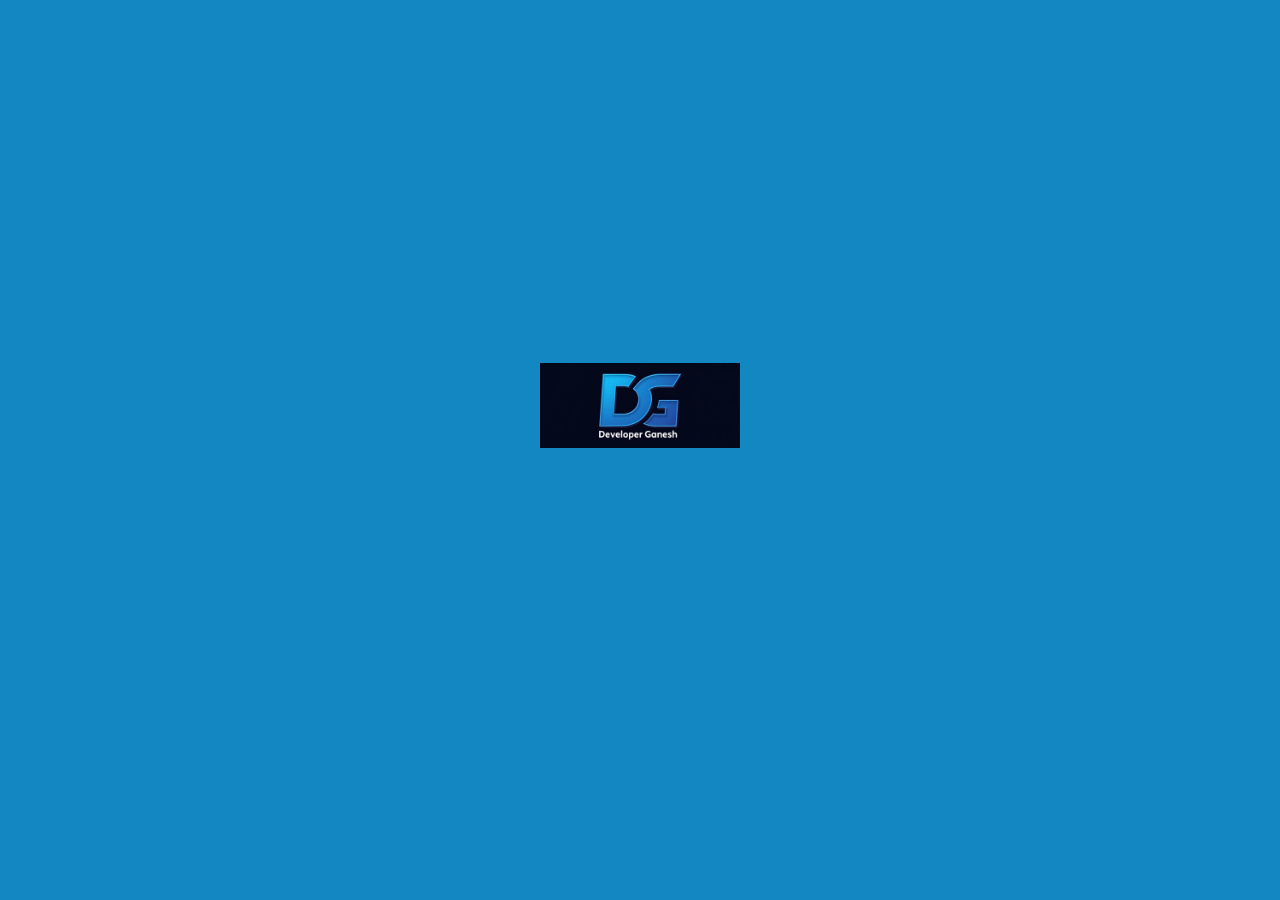
<file: index.html>
<!DOCTYPE html>
<html lang="en">
<head>
  <meta charset="UTF-8">
  <meta name="viewport" content="width=device-width, initial-scale=1.0">
<title>Ganesh Bajurali | Web & wordpress developer in Nepal</title>
<meta name="description" content="Explore the portfolio of Ganesh Bajurali — a creative web developer, SEO specialist, and content creator based in Nepal. Offering web design, SEO, and digital marketing services.">
<meta name="keywords" content="Ganesh Bajurali,developer ganesh, web developer in Nepal, SEO expert Nepal, WordPress developer, portfolio website, digital marketing, content creator">


<style>
    * {
      margin: 0;
      padding: 0;
      box-sizing: border-box;
    }

    body {
      display: flex;
      justify-content: center;
      align-items: center;
      flex-direction: column;
      height: 100vh;
      background-color: #1387C1;
      overflow: hidden;
      font-family: 'Poppins', sans-serif;
      color: white;
    }

    .logo {
      width: 200px;
      height: auto;
      margin-bottom: 20px;
      animation: fadeIn 1.5s ease-in-out;
    }

    .logo img {
      width: 100%;
      height: auto;
      display: block;
    }

    .text {
      font-size: 60px;
      font-weight: 700;
      letter-spacing: 2px;
      opacity: 0;
      animation: typing 2.5s steps(20) 1s forwards;
      white-space: nowrap;
      overflow: hidden;
    }

    @keyframes fadeIn {
      from { opacity: 0; transform: scale(0.9); }
      to { opacity: 1; transform: scale(1); }
    }

    @keyframes typing {
      from { width: 0; opacity: 1; }
      to { width: 15ch; opacity: 1; }
    }

    .fade-out {
      animation: fadeOut 1s forwards;
    }

    @keyframes fadeOut {
      to { opacity: 0; transform: scale(1.05); }
    }
  </style>
</head>
<body>
  <div class="logo">
    <img src="assets/img/profile/ganeshlogo.jpg" alt="Ganesh Bajurali Logo">
  </div>
  <div class="text">Developer Ganesh</div>

  <script>
    // Redirect to homepage after animation ends
    setTimeout(() => {
      document.body.classList.add('fade-out');
      setTimeout(() => {
        window.location.href = "home.html"; // Redirect to your homepage
      }, 1000);
    }, 4000);
  </script>
</body>
</html>
</file>
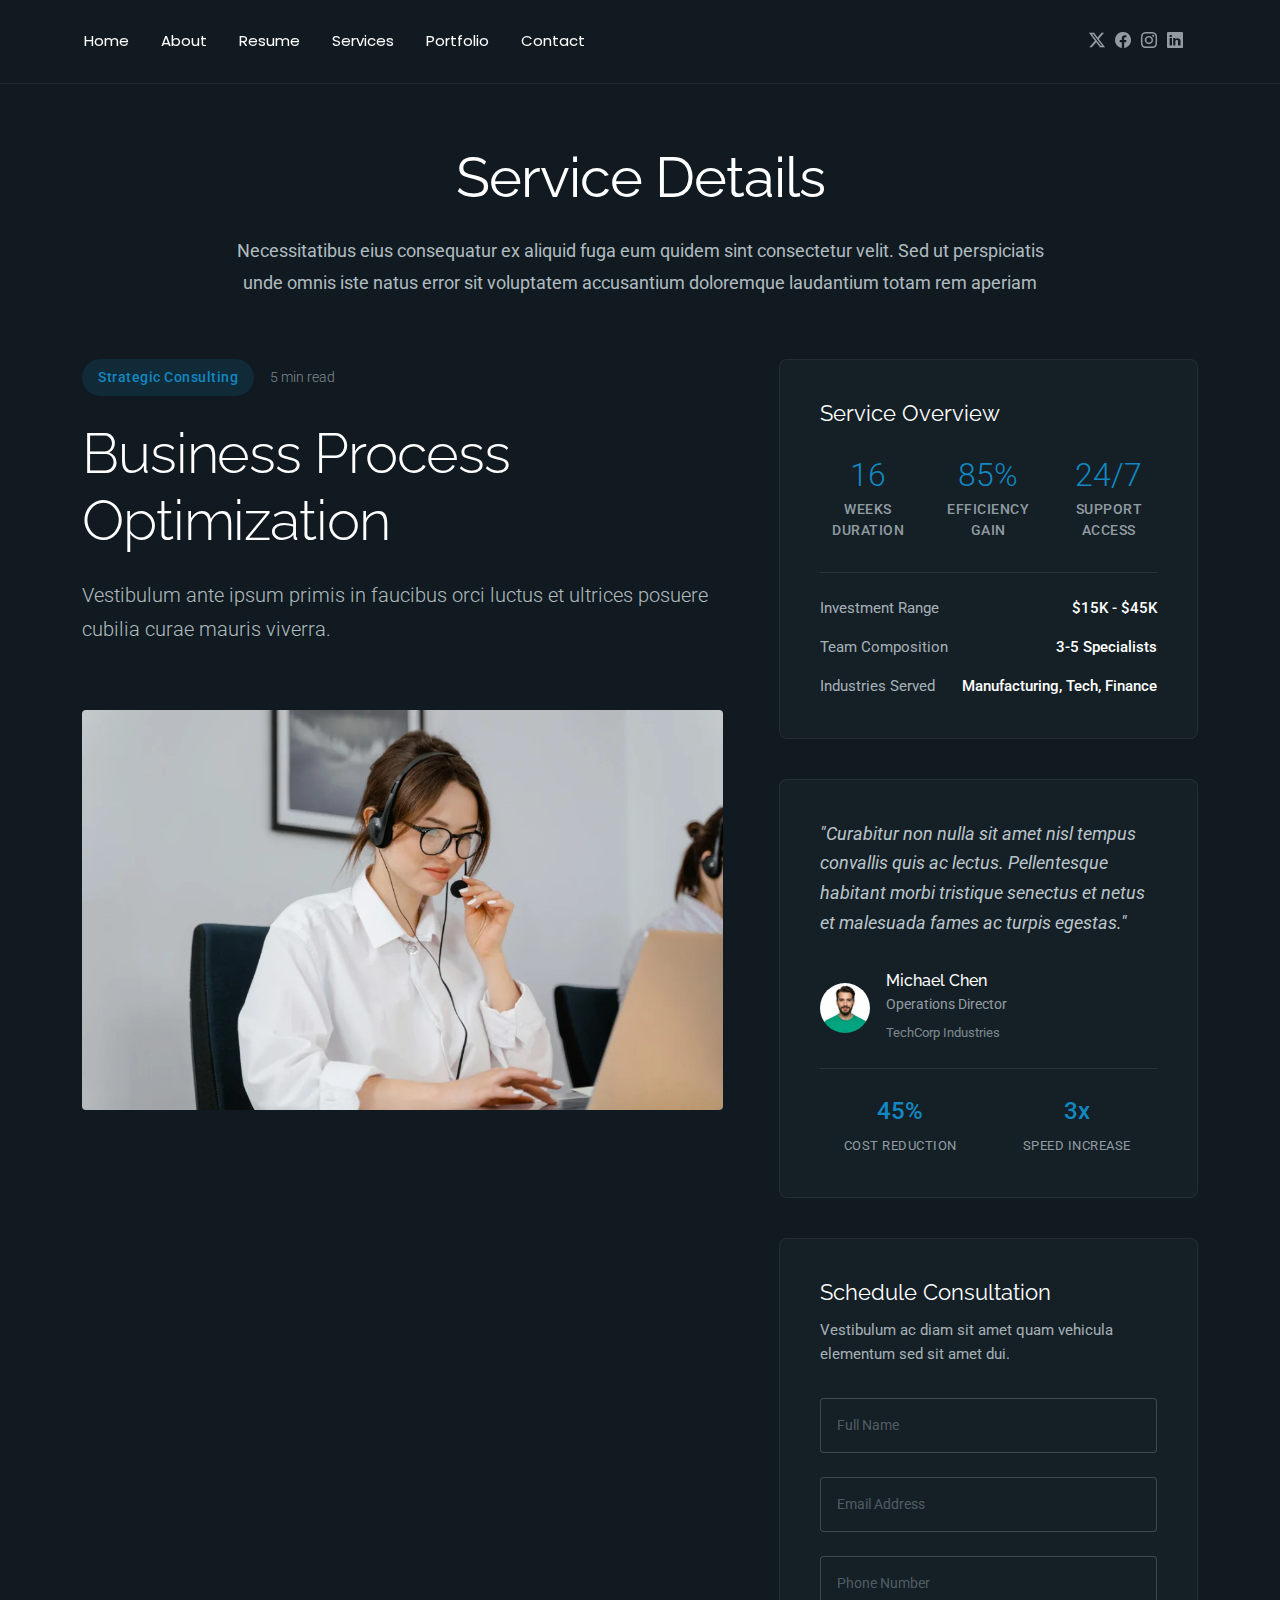
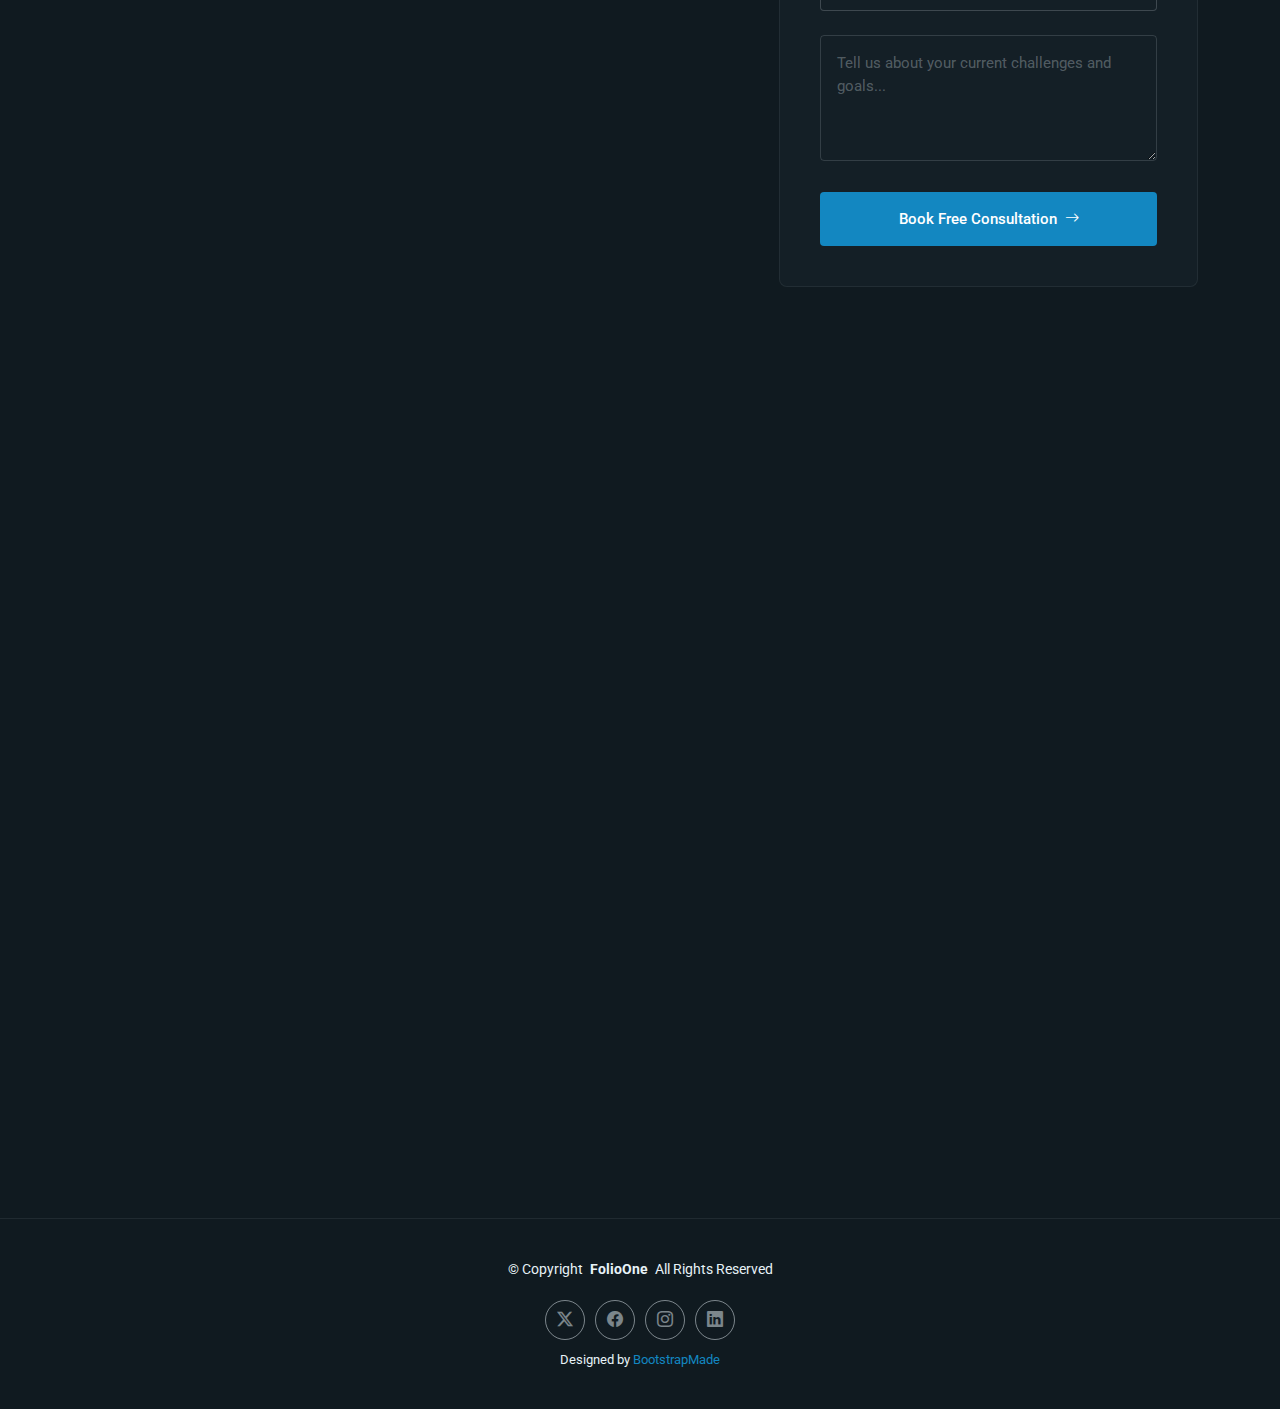
<file: service-details.html>
<!DOCTYPE html>
<html lang="en">

<head>
  <meta charset="utf-8">
  <meta content="width=device-width, initial-scale=1.0" name="viewport">
  <title>Service Details -Ganesh Bajurali</title>
  <meta name="description" content="">
  <meta name="keywords" content="">

  <!-- Favicons -->
  <link href="assets/img/favicon.png" rel="icon">
  <link href="assets/img/apple-touch-icon.png" rel="apple-touch-icon">

  <!-- Fonts -->
  <link href="https://fonts.googleapis.com" rel="preconnect">
  <link href="https://fonts.gstatic.com" rel="preconnect" crossorigin>
  <link href="https://fonts.googleapis.com/css2?family=Roboto:ital,wght@0,100;0,300;0,400;0,500;0,700;0,900;1,100;1,300;1,400;1,500;1,700;1,900&family=Poppins:ital,wght@0,100;0,200;0,300;0,400;0,500;0,600;0,700;0,800;0,900;1,100;1,200;1,300;1,400;1,500;1,600;1,700;1,800;1,900&family=Raleway:ital,wght@0,100;0,200;0,300;0,400;0,500;0,600;0,700;0,800;0,900;1,100;1,200;1,300;1,400;1,500;1,600;1,700;1,800;1,900&display=swap" rel="stylesheet">

  <!-- Vendor CSS Files -->
  <link href="assets/vendor/bootstrap/css/bootstrap.min.css" rel="stylesheet">
  <link href="assets/vendor/bootstrap-icons/bootstrap-icons.css" rel="stylesheet">
  <link href="assets/vendor/aos/aos.css" rel="stylesheet">
  <link href="assets/vendor/swiper/swiper-bundle.min.css" rel="stylesheet">
  <link href="assets/vendor/glightbox/css/glightbox.min.css" rel="stylesheet">

  <!-- Main CSS File -->
  <link href="assets/css/main.css" rel="stylesheet">

  <!-- =======================================================
  * Template Name: FolioOne
  * Template URL: https://bootstrapmade.com/folioone-bootstrap-portfolio-website-template/
  * Updated: Aug 23 2025 with Bootstrap v5.3.7
  * Author: BootstrapMade.com
  * License: https://bootstrapmade.com/license/
  ======================================================== -->
</head>

<body class="service-details-page">

  <header id="header" class="header d-flex align-items-center light-background sticky-top">
    <div class="container position-relative d-flex align-items-center justify-content-between">

      <!-- <a href="index.html" class="logo d-flex align-items-center me-auto me-xl-0">
      <img src="assets/img/logo.webp" alt="">
      <h1 class="sitename">FolioOne</h1> 
    </a> -->

      <nav id="navmenu" class="navmenu">
        <ul>
          <li><a href="index.html">Home</a></li>
          <li><a href="about.html">About</a></li>
          <li><a href="resume.html">Resume</a></li>
          <li><a href="services.html">Services</a></li>
          <li><a href="portfolio.html">Portfolio</a></li>
          <li><a href="contact.html">Contact</a></li>
        </ul>
        <i class="mobile-nav-toggle d-xl-none bi bi-list"></i>
      </nav>

      <div class="header-social-links">
        <a href="#" class="twitter"><i class="bi bi-twitter-x"></i></a>
        <a href="#" class="facebook"><i class="bi bi-facebook"></i></a>
        <a href="#" class="instagram"><i class="bi bi-instagram"></i></a>
        <a href="#" class="linkedin"><i class="bi bi-linkedin"></i></a>
      </div>

    </div>
  </header>

  <main class="main">

    <!-- Service Details Section -->
    <section id="service-details" class="service-details section">

      <!-- Section Title -->
      <div class="container section-title" data-aos="fade-up">
        <h2>Service Details</h2>
        <p>Necessitatibus eius consequatur ex aliquid fuga eum quidem sint consectetur velit. Sed ut perspiciatis unde omnis iste natus error sit voluptatem accusantium doloremque laudantium totam rem aperiam</p>
      </div><!-- End Section Title -->

      <div class="container" data-aos="fade-up" data-aos-delay="100">

        <div class="row">

          <!-- Main Content Area -->
          <div class="col-lg-7">

            <!-- Hero Service Introduction -->
            <div class="service-hero" data-aos="fade-up" data-aos-delay="100">
              <div class="service-meta">
                <span class="service-category">Strategic Consulting</span>
                <span class="reading-time">5 min read</span>
              </div>
              <h1>Business Process Optimization</h1>
              <p class="service-description">Vestibulum ante ipsum primis in faucibus orci luctus et ultrices posuere cubilia curae mauris viverra.</p>
            </div>

            <!-- Service Visual -->
            <div class="service-visual" data-aos="zoom-in" data-aos-delay="200">
              <img src="assets/img/services/services-7.webp" alt="Business Process Optimization" class="img-fluid">
            </div>

            <!-- Service Content -->
            <div class="service-narrative" data-aos="fade-up" data-aos-delay="300">
              <h3>Transform Your Operations</h3>
              <p>Donec rutrum congue leo eget malesuada. Vivamus magna justo, lacinia eget consectetur sed, convallis at tellus. Mauris blandit aliquet elit, eget tincidunt nibh pulvinar a. Cras ultricies ligula sed magna dictum porta.</p>

              <p>Sed porttitor lectus nibh. Vestibulum ac diam sit amet quam vehicula elementum sed sit amet dui. Pellentesque habitant morbi tristique senectus et netus et malesuada fames ac turpis egestas. Donec sollicitudin molestie malesuada.</p>

              <!-- Key Benefits Grid -->
              <div class="benefits-grid" data-aos="fade-up" data-aos-delay="400">
                <div class="benefit-card">
                  <div class="benefit-icon">
                    <i class="bi bi-lightning-charge"></i>
                  </div>
                  <h4>Efficiency Boost</h4>
                  <p>Curabitur arcu erat accumsan id imperdiet et porttitor at sem.</p>
                </div>

                <div class="benefit-card">
                  <div class="benefit-icon">
                    <i class="bi bi-shield-check"></i>
                  </div>
                  <h4>Risk Mitigation</h4>
                  <p>Pellentesque in ipsum id orci porta dapibus vestibulum ante ipsum.</p>
                </div>

                <div class="benefit-card">
                  <div class="benefit-icon">
                    <i class="bi bi-graph-up"></i>
                  </div>
                  <h4>Growth Acceleration</h4>
                  <p>Vivamus suscipit tortor eget felis porttitor volutpat mauris blandit.</p>
                </div>

                <div class="benefit-card">
                  <div class="benefit-icon">
                    <i class="bi bi-people"></i>
                  </div>
                  <h4>Team Alignment</h4>
                  <p>Donec rutrum congue leo eget malesuada vivamus magna justo lacinia.</p>
                </div>
              </div>

            </div>

            <!-- Implementation Timeline -->
            <div class="timeline-section" data-aos="fade-up" data-aos-delay="500">
              <h3>Implementation Journey</h3>
              <div class="timeline">
                <div class="timeline-item">
                  <div class="timeline-marker">
                    <span>1</span>
                  </div>
                  <div class="timeline-content">
                    <h4>Discovery &amp; Assessment</h4>
                    <p>Comprehensive analysis of current processes and identification of optimization opportunities.</p>
                    <small>Week 1-2</small>
                  </div>
                </div>

                <div class="timeline-item">
                  <div class="timeline-marker">
                    <span>2</span>
                  </div>
                  <div class="timeline-content">
                    <h4>Strategic Planning</h4>
                    <p>Development of customized optimization roadmap with clear milestones and success metrics.</p>
                    <small>Week 3-4</small>
                  </div>
                </div>

                <div class="timeline-item">
                  <div class="timeline-marker">
                    <span>3</span>
                  </div>
                  <div class="timeline-content">
                    <h4>Implementation</h4>
                    <p>Systematic rollout of process improvements with continuous monitoring and adjustment.</p>
                    <small>Week 5-12</small>
                  </div>
                </div>

                <div class="timeline-item">
                  <div class="timeline-marker">
                    <span>4</span>
                  </div>
                  <div class="timeline-content">
                    <h4>Optimization &amp; Scale</h4>
                    <p>Fine-tuning of implemented solutions and preparation for organization-wide scaling.</p>
                    <small>Week 13-16</small>
                  </div>
                </div>
              </div>
            </div>

          </div><!-- End Main Content -->

          <!-- Service Sidebar -->
          <div class="col-lg-5">
            <div class="service-sidebar" data-aos="fade-up" data-aos-delay="200">

              <!-- Service Overview Card -->
              <div class="overview-card">
                <div class="overview-header">
                  <h4>Service Overview</h4>
                </div>
                <div class="overview-stats">
                  <div class="stat-item">
                    <div class="stat-number">16</div>
                    <div class="stat-label">Weeks Duration</div>
                  </div>
                  <div class="stat-item">
                    <div class="stat-number">85%</div>
                    <div class="stat-label">Efficiency Gain</div>
                  </div>
                  <div class="stat-item">
                    <div class="stat-number">24/7</div>
                    <div class="stat-label">Support Access</div>
                  </div>
                </div>

                <div class="overview-details">
                  <div class="detail-row">
                    <span class="detail-label">Investment Range</span>
                    <span class="detail-value">$15K - $45K</span>
                  </div>
                  <div class="detail-row">
                    <span class="detail-label">Team Composition</span>
                    <span class="detail-value">3-5 Specialists</span>
                  </div>
                  <div class="detail-row">
                    <span class="detail-label">Industries Served</span>
                    <span class="detail-value">Manufacturing, Tech, Finance</span>
                  </div>
                </div>
              </div>

              <!-- Client Success Story -->
              <div class="success-story">
                <div class="story-quote">
                  <p>"Curabitur non nulla sit amet nisl tempus convallis quis ac lectus. Pellentesque habitant morbi tristique senectus et netus et malesuada fames ac turpis egestas."</p>
                </div>
                <div class="story-author">
                  <img src="assets/img/person/person-m-8.webp" alt="Michael Chen" class="author-avatar">
                  <div class="author-details">
                    <h5>Michael Chen</h5>
                    <span>Operations Director</span>
                    <small>TechCorp Industries</small>
                  </div>
                </div>
                <div class="story-metrics">
                  <div class="metric">
                    <span class="metric-value">45%</span>
                    <span class="metric-label">Cost Reduction</span>
                  </div>
                  <div class="metric">
                    <span class="metric-value">3x</span>
                    <span class="metric-label">Speed Increase</span>
                  </div>
                </div>
              </div>

              <!-- Consultation Form -->
              <div class="consultation-form">
                <div class="form-header">
                  <h4>Schedule Consultation</h4>
                  <p>Vestibulum ac diam sit amet quam vehicula elementum sed sit amet dui.</p>
                </div>

                <form action="forms/consultation.php" method="post" class="php-email-form">
                  <div class="form-group">
                    <input type="text" name="name" class="form-input" placeholder="Full Name" required="">
                  </div>

                  <div class="form-group">
                    <input type="email" name="email" class="form-input" placeholder="Email Address" required="">
                  </div>

                  <div class="form-group">
                    <input type="tel" name="phone" class="form-input" placeholder="Phone Number">
                  </div>

                  <input type="hidden" name="subject" value="Business Process Optimization Consultation">

                  <div class="form-group">
                    <textarea name="message" class="form-input" rows="4" placeholder="Tell us about your current challenges and goals..." required=""></textarea>
                  </div>

                  <div class="loading">Loading</div>
                  <div class="error-message"></div>
                  <div class="sent-message">Your consultation request has been sent. Thank you!</div>

                  <button type="submit" class="btn-consultation">
                    <span>Book Free Consultation</span>
                    <i class="bi bi-arrow-right"></i>
                  </button>
                </form>
              </div>

            </div>
          </div><!-- End Sidebar -->

        </div>

      </div>

    </section><!-- /Service Details Section -->

  </main>

  <footer id="footer" class="footer">

    <div class="container">
      <div class="copyright text-center ">
        <p>© <span>Copyright</span> <strong class="px-1 sitename">FolioOne</strong> <span>All Rights Reserved<br></span></p>
      </div>
      <div class="social-links d-flex justify-content-center">
        <a href=""><i class="bi bi-twitter-x"></i></a>
        <a href=""><i class="bi bi-facebook"></i></a>
        <a href=""><i class="bi bi-instagram"></i></a>
        <a href=""><i class="bi bi-linkedin"></i></a>
      </div>
      <div class="credits">
        <!-- All the links in the footer should remain intact. -->
        <!-- You can delete the links only if you've purchased the pro version. -->
        <!-- Licensing information: https://bootstrapmade.com/license/ -->
        <!-- Purchase the pro version with working PHP/AJAX contact form: [buy-url] -->
        Designed by <a href="https://bootstrapmade.com/">BootstrapMade</a>
      </div>
    </div>

  </footer>

  <!-- Scroll Top -->
  <a href="#" id="scroll-top" class="scroll-top d-flex align-items-center justify-content-center"><i class="bi bi-arrow-up-short"></i></a>

  <!-- Preloader -->
  <div id="preloader"></div>

  <!-- Vendor JS Files -->
  <script src="assets/vendor/bootstrap/js/bootstrap.bundle.min.js"></script>
  <script src="assets/vendor/php-email-form/validate.js"></script>
  <script src="assets/vendor/aos/aos.js"></script>
  <script src="assets/vendor/typed.js/typed.umd.js"></script>
  <script src="assets/vendor/waypoints/noframework.waypoints.js"></script>
  <script src="assets/vendor/purecounter/purecounter_vanilla.js"></script>
  <script src="assets/vendor/swiper/swiper-bundle.min.js"></script>
  <script src="assets/vendor/imagesloaded/imagesloaded.pkgd.min.js"></script>
  <script src="assets/vendor/isotope-layout/isotope.pkgd.min.js"></script>
  <script src="assets/vendor/glightbox/js/glightbox.min.js"></script>

  <!-- Main JS File -->
  <script src="assets/js/main.js"></script>

</body>

</html>
</file>
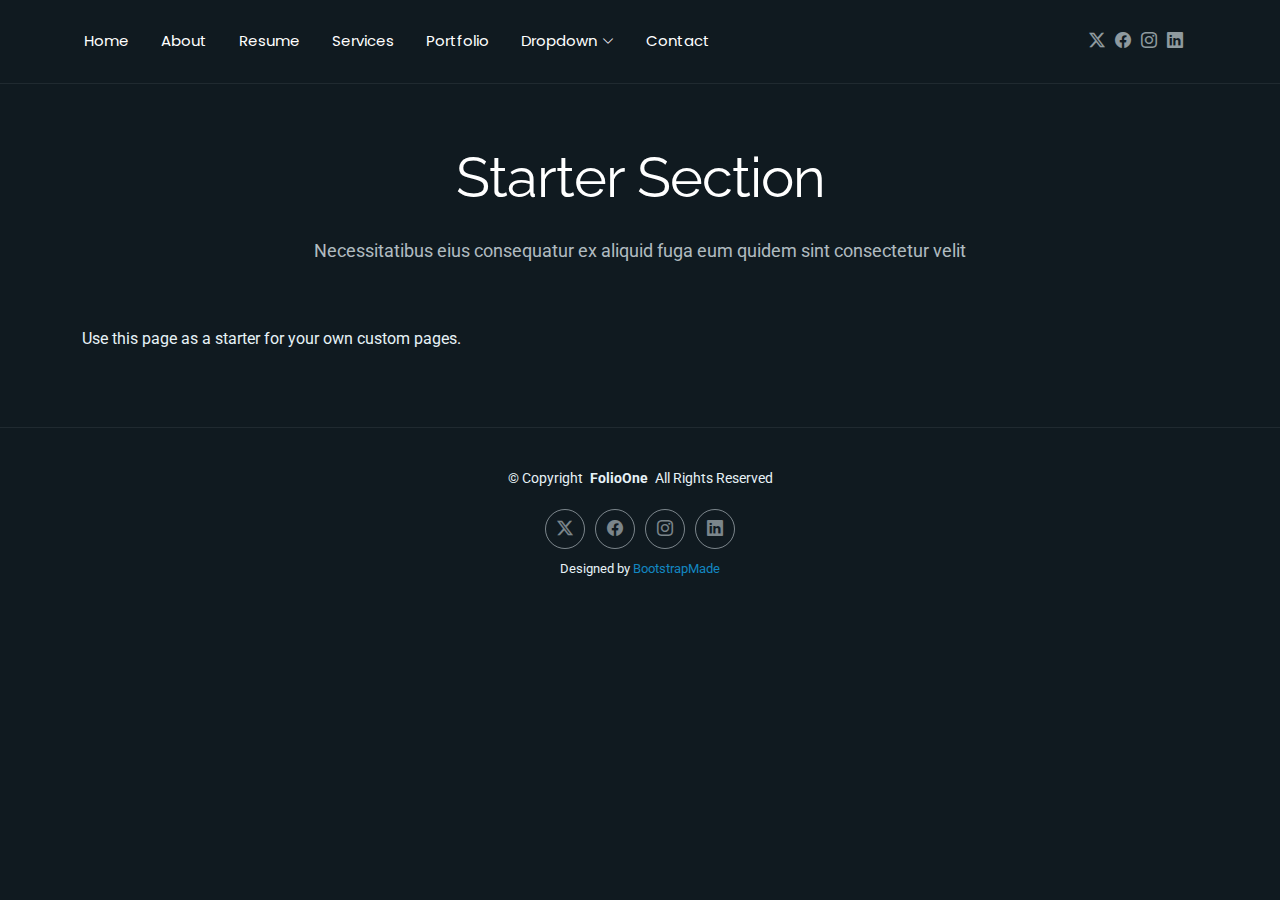
<file: starter-page.html>
<!DOCTYPE html>
<html lang="en">

<head>
  <meta charset="utf-8">
  <meta content="width=device-width, initial-scale=1.0" name="viewport">
  <title>Starter Page - FolioOne Bootstrap Template</title>
  <meta name="description" content="">
  <meta name="keywords" content="">

  <!-- Favicons -->
  <link href="assets/img/favicon.png" rel="icon">
  <link href="assets/img/apple-touch-icon.png" rel="apple-touch-icon">

  <!-- Fonts -->
  <link href="https://fonts.googleapis.com" rel="preconnect">
  <link href="https://fonts.gstatic.com" rel="preconnect" crossorigin>
  <link href="https://fonts.googleapis.com/css2?family=Roboto:ital,wght@0,100;0,300;0,400;0,500;0,700;0,900;1,100;1,300;1,400;1,500;1,700;1,900&family=Poppins:ital,wght@0,100;0,200;0,300;0,400;0,500;0,600;0,700;0,800;0,900;1,100;1,200;1,300;1,400;1,500;1,600;1,700;1,800;1,900&family=Raleway:ital,wght@0,100;0,200;0,300;0,400;0,500;0,600;0,700;0,800;0,900;1,100;1,200;1,300;1,400;1,500;1,600;1,700;1,800;1,900&display=swap" rel="stylesheet">

  <!-- Vendor CSS Files -->
  <link href="assets/vendor/bootstrap/css/bootstrap.min.css" rel="stylesheet">
  <link href="assets/vendor/bootstrap-icons/bootstrap-icons.css" rel="stylesheet">
  <link href="assets/vendor/aos/aos.css" rel="stylesheet">
  <link href="assets/vendor/swiper/swiper-bundle.min.css" rel="stylesheet">
  <link href="assets/vendor/glightbox/css/glightbox.min.css" rel="stylesheet">

  <!-- Main CSS File -->
  <link href="assets/css/main.css" rel="stylesheet">

  <!-- =======================================================
  * Template Name: FolioOne
  * Template URL: https://bootstrapmade.com/folioone-bootstrap-portfolio-website-template/
  * Updated: Aug 23 2025 with Bootstrap v5.3.7
  * Author: BootstrapMade.com
  * License: https://bootstrapmade.com/license/
  ======================================================== -->
</head>

<body class="starter-page-page">

  <header id="header" class="header d-flex align-items-center light-background sticky-top">
    <div class="container position-relative d-flex align-items-center justify-content-between">

      <!-- <a href="index.html" class="logo d-flex align-items-center me-auto me-xl-0">
      <img src="assets/img/logo.webp" alt="">
      <h1 class="sitename">FolioOne</h1> 
    </a> -->

      <nav id="navmenu" class="navmenu">
        <ul>
          <li><a href="index.html">Home</a></li>
          <li><a href="about.html">About</a></li>
          <li><a href="resume.html">Resume</a></li>
          <li><a href="services.html">Services</a></li>
          <li><a href="portfolio.html">Portfolio</a></li>
          <li class="dropdown"><a href="#"><span>Dropdown</span> <i class="bi bi-chevron-down toggle-dropdown"></i></a>
            <ul>
              <li><a href="#">Dropdown 1</a></li>
              <li class="dropdown"><a href="#"><span>Deep Dropdown</span> <i class="bi bi-chevron-down toggle-dropdown"></i></a>
                <ul>
                  <li><a href="#">Deep Dropdown 1</a></li>
                  <li><a href="#">Deep Dropdown 2</a></li>
                  <li><a href="#">Deep Dropdown 3</a></li>
                  <li><a href="#">Deep Dropdown 4</a></li>
                  <li><a href="#">Deep Dropdown 5</a></li>
                </ul>
              </li>
              <li><a href="#">Dropdown 2</a></li>
              <li><a href="#">Dropdown 3</a></li>
              <li><a href="#">Dropdown 4</a></li>
            </ul>
          </li>
          <li><a href="contact.html">Contact</a></li>
        </ul>
        <i class="mobile-nav-toggle d-xl-none bi bi-list"></i>
      </nav>

      <div class="header-social-links">
        <a href="#" class="twitter"><i class="bi bi-twitter-x"></i></a>
        <a href="#" class="facebook"><i class="bi bi-facebook"></i></a>
        <a href="#" class="instagram"><i class="bi bi-instagram"></i></a>
        <a href="#" class="linkedin"><i class="bi bi-linkedin"></i></a>
      </div>

    </div>
  </header>

  <main class="main">

    <!-- Starter Section Section -->
    <section id="starter-section" class="starter-section section">

      <!-- Section Title -->
      <div class="container section-title" data-aos="fade-up">
        <h2>Starter Section</h2>
        <p>Necessitatibus eius consequatur ex aliquid fuga eum quidem sint consectetur velit</p>
      </div><!-- End Section Title -->

      <div class="container" data-aos="fade-up">
        <p>Use this page as a starter for your own custom pages.</p>
      </div>

    </section><!-- /Starter Section Section -->

  </main>

  <footer id="footer" class="footer">

    <div class="container">
      <div class="copyright text-center ">
        <p>© <span>Copyright</span> <strong class="px-1 sitename">FolioOne</strong> <span>All Rights Reserved<br></span></p>
      </div>
      <div class="social-links d-flex justify-content-center">
        <a href=""><i class="bi bi-twitter-x"></i></a>
        <a href=""><i class="bi bi-facebook"></i></a>
        <a href=""><i class="bi bi-instagram"></i></a>
        <a href=""><i class="bi bi-linkedin"></i></a>
      </div>
      <div class="credits">
        <!-- All the links in the footer should remain intact. -->
        <!-- You can delete the links only if you've purchased the pro version. -->
        <!-- Licensing information: https://bootstrapmade.com/license/ -->
        <!-- Purchase the pro version with working PHP/AJAX contact form: [buy-url] -->
        Designed by <a href="https://bootstrapmade.com/">BootstrapMade</a>
      </div>
    </div>

  </footer>

  <!-- Scroll Top -->
  <a href="#" id="scroll-top" class="scroll-top d-flex align-items-center justify-content-center"><i class="bi bi-arrow-up-short"></i></a>

  <!-- Preloader -->
  <div id="preloader"></div>

  <!-- Vendor JS Files -->
  <script src="assets/vendor/bootstrap/js/bootstrap.bundle.min.js"></script>
  <script src="assets/vendor/php-email-form/validate.js"></script>
  <script src="assets/vendor/aos/aos.js"></script>
  <script src="assets/vendor/typed.js/typed.umd.js"></script>
  <script src="assets/vendor/waypoints/noframework.waypoints.js"></script>
  <script src="assets/vendor/purecounter/purecounter_vanilla.js"></script>
  <script src="assets/vendor/swiper/swiper-bundle.min.js"></script>
  <script src="assets/vendor/imagesloaded/imagesloaded.pkgd.min.js"></script>
  <script src="assets/vendor/isotope-layout/isotope.pkgd.min.js"></script>
  <script src="assets/vendor/glightbox/js/glightbox.min.js"></script>

  <!-- Main JS File -->
  <script src="assets/js/main.js"></script>

</body>

</html>
</file>
<file: assets/css/main.css>
/* Rocket Container */
.rocket-container {
  position: fixed;
  top: -100px;
  left: -100px;
  z-index: 9999;
  pointer-events: none;
}

/* Rocket Image */
.rocket {
  width: 80px;
  animation: rocket-fly 30s linear infinite;
  position: relative;
  z-index: 2;
}

/* Flames / Smoke / Fog Effect */
.rocket-flames {
  position: absolute;
  bottom: 0;
  left: 50%;
  transform: translateX(-50%);
  width: 20px;
  height: 40px;
  background: radial-gradient(circle at 50% 0%, #fffa00 0%, #ff0000 50%, transparent 80%);
  border-radius: 2%;
  filter: blur(10px);
  animation: flame-flicker 0.2s infinite alternate, rocket-fly 29s linear infinite;
  z-index: 1;
  opacity: 0.8;
}

/* Rocket diagonal movement */
@keyframes rocket-fly {
  0% {
    transform: translate(0, 0) rotate(0deg);
    opacity: 0;
  }
  10% {
    opacity: 1;
  }
  100% {
    transform: translate(120vw, 120vh) rotate(45deg);
    opacity: 0;
  }
}

/* Flickering flame */
@keyframes flame-flicker {
  0% {
    height: 30px;
    width: 15px;
    opacity: 0.7;
    filter: blur(8px);
  }
  50% {
    height: 50px;
    width: 25px;
    opacity: 1;
    filter: blur(12px);
  }
  100% {
    height: 40px;
    width: 20px;
    opacity: 0.9;
    filter: blur(10px);
  }
}


/* WhatsApp Floating Button (Left-Aligned) */
.whatsapp-float {
  position: fixed;
  width: 55px;
  height: 55px;
  bottom: 25px;
  left: 25px; /* Changed from right:25px to left:25px */
  background-color: #25D366;
  border-radius: 50%;
  box-shadow: 0 0 10px rgba(0, 0, 0, 0.3);
  display: flex;
  justify-content: center;
  align-items: center;
  z-index: 9999;
  transition: transform 0.3s ease, box-shadow 0.3s ease;
}

.whatsapp-float img {
  width: 30px;
  height: 30px;
}

.whatsapp-float:hover {
  transform: scale(1.1);
  box-shadow: 0 0 20px rgba(37, 211, 102, 0.9);
}


/* Hide the default mouse cursor */
body {
  cursor: none;
}

/* Custom glowing cursor */
.custom-cursor {
  position: fixed;
  top: 0;
  left: 0;
  width: 18px;
  height: 18px;
  border-radius: 50%;
  pointer-events: none;
  transform: translate(-50%, -50%);
  background: radial-gradient(circle, rgba(0, 255, 255, 0.8) 0%, rgba(0, 255, 255, 0.2) 70%);
  box-shadow: 0 0 15px rgba(0, 255, 255, 0.8), 0 0 40px rgba(0, 255, 255, 0.5);
  transition: transform 0.15s ease, width 0.25s ease, height 0.25s ease, box-shadow 0.25s ease;
  z-index: 9999;
}

/* Glowing hover effect for links & buttons */
a:hover ~ .custom-cursor,
button:hover ~ .custom-cursor {
  width: 35px;
  height: 35px;
  box-shadow: 0 0 25px rgba(0, 255, 255, 1), 0 0 60px rgba(0, 255, 255, 0.8);
}

body:hover .custom-cursor {
  mix-blend-mode: difference; /* optional aesthetic effect */
}

/* Enlarge cursor when hovering over links or buttons */
a:hover ~ .custom-cursor,
button:hover ~ .custom-cursor {
  width: 35px;
  height: 35px;
  background-color: rgba(0, 188, 212, 0.3);
}

/* Fonts */
:root {
  --default-font: "Roboto",  system-ui, -apple-system, "Segoe UI", Roboto, "Helvetica Neue", Arial, "Noto Sans", "Liberation Sans", sans-serif, "Apple Color Emoji", "Segoe UI Emoji", "Segoe UI Symbol", "Noto Color Emoji";
  --heading-font: "Raleway",  sans-serif;
  --nav-font: "Poppins",  sans-serif;
}

/* Global Colors - The following color variables are used throughout the website. Updating them here will change the color scheme of the entire website */
:root { 
  --background-color: #101a20; /* Background color for the entire website, including individual sections */
  --default-color: #e7f2f7; /* Default color used for the majority of the text content across the entire website */
  --heading-color: #ffffff; /* Color for headings, subheadings and title throughout the website */
  --accent-color: #1387c1; /* Accent color that represents your brand on the website. It's used for buttons, links, and other elements that need to stand out */
  --surface-color: #141f26; /* The surface color is used as a background of boxed elements within sections, such as cards, icon boxes, or other elements that require a visual separation from the global background. */
  --contrast-color: #ffffff; /* Contrast color for text, ensuring readability against backgrounds of accent, heading, or default colors. */
}

/* Nav Menu Colors - The following color variables are used specifically for the navigation menu. They are separate from the global colors to allow for more customization options */
:root {
  --nav-color: #ffffff;  /* The default color of the main navmenu links */
  --nav-hover-color: #1387c1; /* Applied to main navmenu links when they are hovered over or active */
  --nav-mobile-background-color: #213642; /* Used as the background color for mobile navigation menu */
  --nav-dropdown-background-color: #051117; /* Used as the background color for dropdown items that appear when hovering over primary navigation items */
  --nav-dropdown-color: #e7f2f7; /* Used for navigation links of the dropdown items in the navigation menu. */
  --nav-dropdown-hover-color: #1387c1; /* Similar to --nav-hover-color, this color is applied to dropdown navigation links when they are hovered over. */
}

/* Color Presets - These classes override global colors when applied to any section or element, providing reuse of the sam color scheme. */

.light-background {
  --background-color: #142027;
  --surface-color: #325264;
}

.dark-background {
  --background-color: #0b1419;
  --default-color: #ffffff;
  --heading-color: #ffffff;
  --surface-color: #252525;
  --contrast-color: #ffffff;
}

/* Smooth scroll */
:root {
  scroll-behavior: smooth;
}

/*--------------------------------------------------------------
# General Styling & Shared Classes
--------------------------------------------------------------*/
body {
  color: var(--default-color);
  background-color: var(--background-color);
  font-family: var(--default-font);
}

a {
  color: var(--accent-color);
  text-decoration: none;
  transition: 0.3s;
}

a:hover {
  color: color-mix(in srgb, var(--accent-color), transparent 25%);
  text-decoration: none;
}

h1,
h2,
h3,
h4,
h5,
h6 {
  color: var(--heading-color);
  font-family: var(--heading-font);
}

/* PHP Email Form Messages
------------------------------*/
.php-email-form .error-message {
  display: none;
  background: #df1529;
  color: #ffffff;
  text-align: left;
  padding: 15px;
  margin-bottom: 24px;
  font-weight: 600;
}

.php-email-form .sent-message {
  display: none;
  color: #ffffff;
  background: #059652;
  text-align: center;
  padding: 15px;
  margin-bottom: 24px;
  font-weight: 600;
}

.php-email-form .loading {
  display: none;
  background: var(--surface-color);
  text-align: center;
  padding: 15px;
  margin-bottom: 24px;
}

.php-email-form .loading:before {
  content: "";
  display: inline-block;
  border-radius: 50%;
  width: 24px;
  height: 24px;
  margin: 0 10px -6px 0;
  border: 3px solid var(--accent-color);
  border-top-color: var(--surface-color);
  animation: php-email-form-loading 1s linear infinite;
}

@keyframes php-email-form-loading {
  0% {
    transform: rotate(0deg);
  }

  100% {
    transform: rotate(360deg);
  }
}

/*--------------------------------------------------------------
# Global Header
--------------------------------------------------------------*/
.header {
  --background-color: rgba(255, 255, 255, 0);
  color: var(--default-color);
  background-color: var(--background-color);
  padding: 15px 0;
  transition: all 0.5s;
  z-index: 997;
  border-bottom: 1px solid color-mix(in srgb, var(--default-color), transparent 92%);
}

.header .logo {
  line-height: 1;
}

.header .logo img {
  max-height: 36px;
  margin-right: 8px;
}

.header .logo h1 {
  font-size: 32px;
  margin: 0;
  font-weight: 400;
  color: var(--heading-color);
}

.header .header-social-links {
  padding-right: 15px;
}

.header .header-social-links a {
  color: color-mix(in srgb, var(--default-color), transparent 40%);
  padding-left: 6px;
  display: inline-block;
  transition: 0.3s;
  font-size: 16px;
}

.header .header-social-links a:hover {
  color: var(--default-color);
}

.header .header-social-links a i {
  line-height: 0px;
}

@media (max-width: 1200px) {
  .header .logo {
    order: 1;
  }

  .header .header-social-links {
    order: 2;
  }

  .header .navmenu {
    order: 3;
  }
}

/* Global Header on Scroll
------------------------------*/
.scrolled .header {
  --background-color: rgba(16, 26, 32, 0.9);
}

/*--------------------------------------------------------------
# Navigation Menu
--------------------------------------------------------------*/
/* Desktop Navigation */
@media (min-width: 1200px) {
  .navmenu {
    padding: 0;
  }

  .navmenu ul {
    margin: 0;
    padding: 0;
    display: flex;
    list-style: none;
    align-items: center;
  }

  .navmenu li {
    position: relative;
  }

  .navmenu>ul>li {
    white-space: nowrap;
    padding: 15px 28px 15px 0;
  }

  .navmenu>ul>li:last-child {
    padding-right: 0;
  }

  .navmenu a,
  .navmenu a:focus {
    color: var(--nav-color);
    font-size: 15px;
    padding: 0 2px;
    font-family: var(--nav-font);
    font-weight: 400;
    display: flex;
    align-items: center;
    justify-content: space-between;
    white-space: nowrap;
    transition: 0.3s;
    position: relative;
  }

  .navmenu a i,
  .navmenu a:focus i {
    font-size: 12px;
    line-height: 0;
    margin-left: 5px;
    transition: 0.3s;
  }

  .navmenu>ul>li>a:before {
    content: "";
    position: absolute;
    height: 2px;
    bottom: -6px;
    left: 0;
    background-color: var(--nav-hover-color);
    visibility: hidden;
    width: 0px;
    transition: all 0.3s ease-in-out 0s;
  }

  .navmenu a:hover:before,
  .navmenu li:hover>a:before,
  .navmenu .active:before {
    visibility: visible;
    width: 25px;
  }

  .navmenu li:hover>a,
  .navmenu .active,
  .navmenu .active:focus {
    color: var(--nav-hover-color);
  }

  .navmenu .dropdown ul {
    margin: 0;
    padding: 10px 0;
    background: var(--nav-dropdown-background-color);
    display: block;
    position: absolute;
    visibility: hidden;
    left: -5px;
    top: 130%;
    opacity: 0;
    transition: 0.3s;
    border-radius: 4px;
    z-index: 99;
    box-shadow: 0px 0px 30px rgba(0, 0, 0, 0.1);
  }

  .navmenu .dropdown ul li {
    min-width: 200px;
  }

  .navmenu .dropdown ul a {
    padding: 10px 20px;
    font-size: 15px;
    text-transform: none;
    color: var(--nav-dropdown-color);
  }

  .navmenu .dropdown ul a i {
    font-size: 12px;
  }

  .navmenu .dropdown ul a:hover,
  .navmenu .dropdown ul .active:hover,
  .navmenu .dropdown ul li:hover>a {
    color: var(--nav-dropdown-hover-color);
  }

  .navmenu .dropdown:hover>ul {
    opacity: 1;
    top: 100%;
    visibility: visible;
  }

  .navmenu .dropdown .dropdown ul {
    top: 0;
    left: -90%;
    visibility: hidden;
  }

  .navmenu .dropdown .dropdown:hover>ul {
    opacity: 1;
    top: 0;
    left: -100%;
    visibility: visible;
  }
}

/* Mobile Navigation */
@media (max-width: 1199px) {
  .mobile-nav-toggle {
    color: var(--nav-color);
    font-size: 28px;
    line-height: 0;
    margin-right: 10px;
    cursor: pointer;
    transition: color 0.3s;
  }

  .navmenu {
    padding: 0;
    z-index: 9997;
  }

  .navmenu ul {
    display: none;
    list-style: none;
    position: absolute;
    inset: 60px 20px 20px 20px;
    padding: 10px 0;
    margin: 0;
    border-radius: 6px;
    background-color: var(--nav-mobile-background-color);
    border: 1px solid color-mix(in srgb, var(--default-color), transparent 90%);
    box-shadow: none;
    overflow-y: auto;
    transition: 0.3s;
    z-index: 9998;
  }

  .navmenu a,
  .navmenu a:focus {
    color: var(--nav-dropdown-color);
    padding: 10px 20px;
    font-family: var(--nav-font);
    font-size: 17px;
    font-weight: 500;
    display: flex;
    align-items: center;
    justify-content: space-between;
    white-space: nowrap;
    transition: 0.3s;
  }

  .navmenu a i,
  .navmenu a:focus i {
    font-size: 12px;
    line-height: 0;
    margin-left: 5px;
    width: 30px;
    height: 30px;
    display: flex;
    align-items: center;
    justify-content: center;
    border-radius: 50%;
    transition: 0.3s;
    background-color: color-mix(in srgb, var(--accent-color), transparent 90%);
  }

  .navmenu a i:hover,
  .navmenu a:focus i:hover {
    background-color: var(--accent-color);
    color: var(--contrast-color);
  }

  .navmenu a:hover,
  .navmenu .active,
  .navmenu .active:focus {
    color: var(--nav-dropdown-hover-color);
  }

  .navmenu .active i,
  .navmenu .active:focus i {
    background-color: var(--accent-color);
    color: var(--contrast-color);
    transform: rotate(180deg);
  }

  .navmenu .dropdown ul {
    position: static;
    display: none;
    z-index: 99;
    padding: 10px 0;
    margin: 10px 20px;
    background-color: var(--nav-dropdown-background-color);
    transition: all 0.5s ease-in-out;
  }

  .navmenu .dropdown ul ul {
    background-color: rgba(33, 37, 41, 0.1);
  }

  .navmenu .dropdown>.dropdown-active {
    display: block;
    background-color: rgba(33, 37, 41, 0.03);
  }

  .mobile-nav-active {
    overflow: hidden;
  }

  .mobile-nav-active .mobile-nav-toggle {
    color: #fff;
    position: absolute;
    font-size: 32px;
    top: 15px;
    right: 15px;
    margin-right: 0;
    z-index: 9999;
  }

  .mobile-nav-active .navmenu {
    position: fixed;
    overflow: hidden;
    inset: 0;
    background: rgba(33, 37, 41, 0.8);
    transition: 0.3s;
  }

  .mobile-nav-active .navmenu>ul {
    display: block;
  }
}

/*--------------------------------------------------------------
# Global Footer
--------------------------------------------------------------*/
.footer {
  color: var(--default-color);
  background-color: var(--background-color);
  font-size: 14px;
  padding: 40px 0;
  position: relative;
  border-top: 1px solid color-mix(in srgb, var(--default-color), transparent 92%);
}

.footer .copyright p {
  margin-bottom: 0;
}

.footer .social-links {
  margin-top: 20px;
}

.footer .social-links a {
  display: flex;
  align-items: center;
  justify-content: center;
  width: 40px;
  height: 40px;
  border-radius: 50%;
  border: 1px solid color-mix(in srgb, var(--default-color), transparent 50%);
  font-size: 16px;
  color: color-mix(in srgb, var(--default-color), transparent 50%);
  margin: 0 5px;
  transition: 0.3s;
}

.footer .social-links a:hover {
  color: var(--accent-color);
  border-color: var(--accent-color);
}

.footer .credits {
  margin-top: 10px;
  font-size: 13px;
  text-align: center;
}

/*--------------------------------------------------------------
# Preloader
--------------------------------------------------------------*/
#preloader {
  position: fixed;
  inset: 0;
  z-index: 9999;
  overflow: hidden;
  background-color: var(--background-color);
  transition: all 0.6s ease-out;
  width: 100%;
  height: 100vh;
}

#preloader:before,
#preloader:after {
  content: "";
  position: absolute;
  border: 4px solid var(--accent-color);
  border-radius: 50%;
  animation: animate-preloader 2s cubic-bezier(0, 0.2, 0.8, 1) infinite;
}

#preloader:after {
  animation-delay: -0.5s;
}

@keyframes animate-preloader {
  0% {
    width: 10px;
    height: 10px;
    top: calc(50% - 5px);
    left: calc(50% - 5px);
    opacity: 1;
  }

  100% {
    width: 72px;
    height: 72px;
    top: calc(50% - 36px);
    left: calc(50% - 36px);
    opacity: 0;
  }
}

/*--------------------------------------------------------------
# Scroll Top Button
--------------------------------------------------------------*/
.scroll-top {
  position: fixed;
  visibility: hidden;
  opacity: 0;
  right: 15px;
  bottom: -15px;
  z-index: 99999;
  background-color: var(--accent-color);
  width: 44px;
  height: 44px;
  border-radius: 50px;
  transition: all 0.4s;
}

.scroll-top i {
  font-size: 24px;
  color: var(--contrast-color);
  line-height: 0;
}

.scroll-top:hover {
  background-color: color-mix(in srgb, var(--accent-color), transparent 20%);
  color: var(--contrast-color);
}

.scroll-top.active {
  visibility: visible;
  opacity: 1;
  bottom: 15px;
}

/*--------------------------------------------------------------
# Disable aos animation delay on mobile devices
--------------------------------------------------------------*/
@media screen and (max-width: 768px) {
  [data-aos-delay] {
    transition-delay: 0 !important;
  }
}

/*--------------------------------------------------------------
# Global Page Titles & Breadcrumbs
--------------------------------------------------------------*/
.page-title {
  color: var(--default-color);
  background-color: var(--background-color);
  position: relative;
}

.page-title .heading {
  padding: 80px 0;
  border-top: 1px solid color-mix(in srgb, var(--default-color), transparent 90%);
}

.page-title .heading h1 {
  font-size: 38px;
  font-weight: 700;
}

.page-title nav {
  background-color: color-mix(in srgb, var(--default-color), transparent 96%);
  padding: 20px 0;
}

.page-title nav ol {
  display: flex;
  flex-wrap: wrap;
  list-style: none;
  padding: 0;
  margin: 0;
  font-size: 16px;
  font-weight: 400;
}

.page-title nav ol li+li {
  padding-left: 10px;
}

.page-title nav ol li+li::before {
  content: "/";
  display: inline-block;
  padding-right: 10px;
  color: color-mix(in srgb, var(--default-color), transparent 70%);
}

/*--------------------------------------------------------------
# Global Sections
--------------------------------------------------------------*/
section,
.section {
  color: var(--default-color);
  background-color: var(--background-color);
  padding: 60px 0;
  scroll-margin-top: 100px;
  overflow: clip;
}

@media (max-width: 1199px) {

  section,
  .section {
    scroll-margin-top: 66px;
  }
}

/*--------------------------------------------------------------
# Global Section Titles
--------------------------------------------------------------*/
.section-title {
  text-align: center;
  padding-bottom: 60px;
  position: relative;
}

.section-title h2 {
  font-size: 3.5rem;
  font-weight: 400;
  line-height: 1.2;
  color: var(--heading-color);
  margin-bottom: 1.5rem;
  letter-spacing: -1px;
}

@media (max-width: 768px) {
  .section-title h2 {
    font-size: 2.5rem;
  }
}

.section-title p {
  font-size: 1.125rem;
  line-height: 1.8;
  color: color-mix(in srgb, var(--default-color), transparent 25%);
  max-width: 900px;
  margin: 0 auto;
  text-wrap: balance;
}

/*--------------------------------------------------------------
# Hero Section
--------------------------------------------------------------*/
.hero {
  padding: 80px 0;
  min-height: 100vh;
  display: flex;
  align-items: center;
}

.hero .hero-content h1 {
  font-size: 3.5rem;
  font-weight: 700;
  margin-bottom: 1rem;
  line-height: 1.2;
}

.hero .hero-content h1 .highlight {
  color: var(--accent-color);
  position: relative;
}

.hero .hero-content h1 .highlight::after {
  content: "";
  position: absolute;
  bottom: 0;
  left: 0;
  width: 100%;
  height: 3px;
  background: linear-gradient(90deg, var(--accent-color), color-mix(in srgb, var(--accent-color), transparent 50%));
  border-radius: 2px;
}

@media (max-width: 768px) {
  .hero .hero-content h1 {
    font-size: 2.5rem;
  }
}

.hero .hero-content h2 {
  font-size: 1.5rem;
  font-weight: 400;
  margin-bottom: 2rem;
  color: color-mix(in srgb, var(--default-color), transparent 20%);
}

.hero .hero-content h2 .typed {
  color: var(--accent-color);
  font-weight: 600;
}

@media (max-width: 768px) {
  .hero .hero-content h2 {
    font-size: 1.25rem;
  }
}

.hero .hero-content p {
  font-size: 1.1rem;
  line-height: 1.6;
  margin-bottom: 2.5rem;
  color: color-mix(in srgb, var(--default-color), transparent 30%);
}

.hero .hero-actions {
  display: flex;
  gap: 1rem;
  margin-bottom: 3rem;
}

.hero .hero-actions .btn {
  padding: 12px 30px;
  border-radius: 50px;
  font-weight: 600;
  text-decoration: none;
  transition: all 0.3s ease;
  border: 2px solid;
}

.hero .hero-actions .btn.btn-primary {
  background: var(--accent-color);
  color: var(--contrast-color);
  border-color: var(--accent-color);
}

.hero .hero-actions .btn.btn-primary:hover {
  background: color-mix(in srgb, var(--accent-color), black 15%);
  border-color: color-mix(in srgb, var(--accent-color), black 15%);
  transform: translateY(-2px);
}

.hero .hero-actions .btn.btn-outline {
  background: transparent;
  color: var(--accent-color);
  border-color: var(--accent-color);
}

.hero .hero-actions .btn.btn-outline:hover {
  transform: translateY(-2px);
}

@media (max-width: 576px) {
  .hero .hero-actions {
    flex-direction: column;
  }

  .hero .hero-actions .btn {
    text-align: center;
  }
}

.hero .social-links {
  display: flex;
  gap: 1rem;
}

.hero .social-links a {
  width: 45px;
  height: 45px;
  background: var(--surface-color);
  border-radius: 50%;
  display: flex;
  align-items: center;
  justify-content: center;
  color: var(--default-color);
  font-size: 1.2rem;
  transition: all 0.3s ease;
}

.hero .social-links a:hover {
  background: var(--accent-color);
  color: var(--contrast-color);
  transform: translateY(-3px);
  box-shadow: 0 8px 25px color-mix(in srgb, var(--accent-color), transparent 70%);
}

.hero .hero-image {
  position: relative;
}

.hero .hero-image .image-wrapper {
  position: relative;
  max-width: 450px;
  margin: 0 auto;
}

.hero .hero-image .image-wrapper img {
  border-radius: 20px;
  box-shadow: 0 5px 15px color-mix(in srgb, var(--default-color), transparent 95%);
  transition: transform 0.3s ease;
}

.hero .hero-image .image-wrapper img:hover {
  transform: scale(1.02);
}

.hero .hero-image .floating-elements {
  position: absolute;
  top: 0;
  left: 0;
  right: 0;
  bottom: 0;
  pointer-events: none;
}

.hero .hero-image .floating-elements .floating-card {
  position: absolute;
  background: var(--surface-color);
  padding: 15px 20px;
  border-radius: 15px;
  box-shadow: 0 10px 30px color-mix(in srgb, var(--default-color), transparent 90%);
  display: flex;
  align-items: center;
  gap: 10px;
  font-weight: 600;
  animation: float 3s ease-in-out infinite;
}

.hero .hero-image .floating-elements .floating-card i {
  font-size: 1.5rem;
  color: var(--accent-color);
}

.hero .hero-image .floating-elements .floating-card.design {
  top: 10%;
  right: -10%;
  animation-delay: 0s;
}

.hero .hero-image .floating-elements .floating-card.code {
  bottom: 30%;
  left: -15%;
  animation-delay: 1s;
}

.hero .hero-image .floating-elements .floating-card.creativity {
  top: 60%;
  right: -5%;
  animation-delay: 2s;
}

@media (max-width: 992px) {
  .hero .hero-image .floating-elements .floating-card {
    display: none;
  }
}

@keyframes float {

  0%,
  100% {
    transform: translateY(0px);
  }

  50% {
    transform: translateY(-10px);
  }
}

@media (max-width: 992px) {
  .hero .hero-content {
    text-align: center;
    margin-bottom: 3rem;
  }
}

/*--------------------------------------------------------------
# About Section
--------------------------------------------------------------*/
.about .intro-content .eyebrow {
  display: inline-block;
  letter-spacing: 0.12em;
  text-transform: uppercase;
  font-size: 12px;
  color: color-mix(in srgb, var(--default-color), transparent 40%);
  margin-bottom: 16px;
}

.about .intro-content .headline {
  font-family: var(--heading-font);
  font-weight: 300;
  line-height: 1.2;
  font-size: clamp(28px, 4vw, 44px);
  margin: 0 0 24px 0;
}

.about .intro-content .lead {
  font-size: 18px;
  line-height: 1.8;
  color: color-mix(in srgb, var(--default-color), transparent 10%);
  margin-bottom: 24px;
}

.about .intro-content p {
  line-height: 1.8;
  margin-bottom: 24px;
  color: color-mix(in srgb, var(--default-color), transparent 5%);
}

.about .intro-content .cta-group {
  display: flex;
  gap: 24px;
  align-items: center;
  margin-top: 24px;
}

.about .intro-content .cta-group .btn-ghost {
  display: inline-flex;
  align-items: center;
  gap: 8px;
  padding: 12px 18px;
  border-radius: 6px;
  color: var(--accent-color);
  background: color-mix(in srgb, var(--accent-color), transparent 92%);
  border: 1px solid color-mix(in srgb, var(--accent-color), transparent 70%);
  transition: 0.3s ease-in-out;
}

.about .intro-content .cta-group .btn-ghost:hover,
.about .intro-content .cta-group .btn-ghost:focus {
  color: var(--contrast-color);
  background: var(--accent-color);
  border-color: var(--accent-color);
  outline: none;
  box-shadow: 0 0 0 3px color-mix(in srgb, var(--accent-color), transparent 70%);
}

.about .intro-content .cta-group .link-underline {
  display: inline-flex;
  align-items: center;
  gap: 8px;
  position: relative;
  color: var(--accent-color);
  padding-bottom: 4px;
  transition: 0.3s ease-in-out;
}

.about .intro-content .cta-group .link-underline::after {
  content: "";
  position: absolute;
  left: 0;
  right: 0;
  bottom: 0;
  height: 1px;
  background: color-mix(in srgb, var(--accent-color), transparent 40%);
  transform: scaleX(0.4);
  transform-origin: left;
  transition: 0.3s ease-in-out;
}

.about .intro-content .cta-group .link-underline:hover,
.about .intro-content .cta-group .link-underline:focus {
  color: color-mix(in srgb, var(--accent-color), transparent 10%);
  outline: none;
}

.about .intro-content .cta-group .link-underline:hover::after,
.about .intro-content .cta-group .link-underline:focus::after {
  transform: scaleX(1);
}

.about .profile-figure {
  margin: 0;
}

.about .profile-figure .profile-photo {
  width: 88%;
  max-width: 440px;
  border-radius: 18px;
  box-shadow: 0 10px 30px color-mix(in srgb, var(--default-color), transparent 92%);
  transform: translateY(0);
  transition: transform 0.3s ease-in-out;
}

.about .profile-figure .profile-caption {
  margin-top: 24px;
  display: flex;
  align-items: center;
  justify-content: center;
}

.about .profile-figure .profile-caption .meta {
  font-size: 14px;
  color: color-mix(in srgb, var(--default-color), transparent 20%);
}

.about .profile-figure .profile-caption .meta .funfact {
  font-size: 13px;
  margin-top: 4px;
  color: color-mix(in srgb, var(--default-color), transparent 35%);
}

.about .profile-figure:hover .profile-photo {
  transform: translateY(-4px);
}

.about .skill-item {
  padding: 24px;
  border-radius: 6px;
  transition: 0.3s ease-in-out;
  background: color-mix(in srgb, var(--surface-color), var(--accent-color) 2%);
  border: 1px solid color-mix(in srgb, var(--default-color), transparent 88%);
  height: 100%;
}

.about .skill-item i {
  font-size: 24px;
  color: var(--accent-color);
  margin-bottom: 16px;
  display: inline-block;
}

.about .skill-item h3 {
  font-size: 16px;
  margin-bottom: 6px;
  font-weight: 500;
}

.about .skill-item p {
  margin: 0;
  font-size: 14px;
  color: color-mix(in srgb, var(--default-color), transparent 25%);
}

.about .skill-item:hover {
  transform: translateY(-3px);
  border-color: color-mix(in srgb, var(--accent-color), transparent 60%);
  box-shadow: 0 10px 30px color-mix(in srgb, var(--default-color), transparent 92%);
}

.about .timeline-item {
  position: relative;
  padding-left: 26px;
}

.about .timeline-item time {
  display: inline-block;
  font-size: 12px;
  letter-spacing: 0.08em;
  text-transform: uppercase;
  color: color-mix(in srgb, var(--default-color), transparent 45%);
  margin-bottom: 6px;
}

.about .timeline-item h4 {
  font-size: 18px;
  font-weight: 400;
  margin: 0 0 6px;
}

.about .timeline-item p {
  font-size: 14px;
  color: color-mix(in srgb, var(--default-color), transparent 25%);
  margin: 0;
}

.about .timeline-item .dot {
  position: absolute;
  left: 0;
  top: 4px;
  width: 10px;
  height: 10px;
  border-radius: 50%;
  background: var(--accent-color);
  box-shadow: 0 0 0 6px color-mix(in srgb, var(--accent-color), transparent 80%);
}

.about .personal-quote {
  padding: 24px 0;
}

.about .personal-quote p {
  font-family: var(--heading-font);
  font-weight: 300;
  font-size: clamp(20px, 3vw, 28px);
  line-height: 1.5;
  color: color-mix(in srgb, var(--default-color), transparent 5%);
  margin: 0 auto;
  max-width: 800px;
}

.about .fact-pill {
  display: flex;
  align-items: center;
  justify-content: center;
  gap: 10px;
  padding: 10px 14px;
  border-radius: 999px;
  border: 1px solid color-mix(in srgb, var(--default-color), transparent 85%);
  background: var(--surface-color);
  color: color-mix(in srgb, var(--default-color), transparent 10%);
  transition: 0.3s ease-in-out;
}

.about .fact-pill i {
  color: var(--accent-color);
}

.about .fact-pill span {
  font-size: 14px;
}

.about .fact-pill:hover {
  transform: translateY(-2px);
  border-color: color-mix(in srgb, var(--accent-color), transparent 60%);
  box-shadow: 0 10px 30px color-mix(in srgb, var(--default-color), transparent 92%);
}

.about .fact-pill:focus-within {
  box-shadow: 0 0 0 3px color-mix(in srgb, var(--accent-color), transparent 70%);
}

@media (max-width: 992px) {
  .about .profile-figure {
    text-align: center !important;
  }

  .about .profile-figure .profile-photo {
    width: 72%;
  }

  .about .intro-content .cta-group {
    flex-wrap: wrap;
  }
}

@media (max-width: 576px) {
  .about .profile-figure .profile-photo {
    width: 100%;
  }
}

/*--------------------------------------------------------------
# Skills Section
--------------------------------------------------------------*/
.skills .skill-box {
  background-color: var(--surface-color);
  padding: 2rem;
  border-radius: 8px;
  box-shadow: 0 0 20px rgba(0, 0, 0, 0.05);
}

.skills .skill-box h3 {
  font-size: 1.2rem;
  margin-bottom: 1rem;
  font-weight: 600;
}

.skills .skill-box p {
  font-size: 0.9rem;
  margin-bottom: 0.8rem;
  opacity: 0.6;
}

.skills .skill-box .progress {
  background-color: color-mix(in srgb, var(--accent-color), transparent 85%);
  border-radius: 50px;
  height: 8px;
  margin-top: 5px;
  overflow: hidden;
}

.skills .skill-box .progress .progress-bar {
  background-color: var(--accent-color);
  height: 100%;
  position: relative;
  border-radius: 50px;
  transition: 0.9s;
  width: 1px;
}

/*--------------------------------------------------------------
# Stats Section
--------------------------------------------------------------*/
.stats .avatars {
  position: relative;
}

.stats .avatars img {
  width: 60px;
  height: 60px;
  border: 3px solid var(--accent-color);
  margin-right: -15px;
  transition: transform 0.3s ease;
}

.stats .avatars img:hover {
  transform: translateY(-5px);
  z-index: 2;
}

.stats .counters h2 {
  color: var(--heading-color);
  font-size: 48px;
  font-weight: 700;
  margin-bottom: 10px;
}

.stats .counters h2 span {
  display: inline-block;
}

.stats .counters p {
  color: var(--default-color);
  font-size: 18px;
  margin: 0;
  opacity: 0.9;
}

@media (max-width: 991px) {
  .stats .row {
    text-align: center;
  }

  .stats .avatars {
    justify-content: center;
    margin-bottom: 40px;
  }

  .stats .counters h2 {
    font-size: 36px;
  }

  .stats .counters p {
    font-size: 16px;
  }

  .stats .counters .col-md-4 {
    margin-bottom: 30px;
  }

  .stats .counters .col-md-4:last-child {
    margin-bottom: 0;
  }
}

@media (max-width: 576px) {
  .stats {
    padding: 60px 0;
  }

  .stats .avatars {
    flex-wrap: wrap;
    justify-content: center;
  }

  .stats .avatars img {
    margin: 0 -8px;
  }
}

/*--------------------------------------------------------------
# Testimonials Section
--------------------------------------------------------------*/
.testimonials .testimonials-carousel,
.testimonials .testimonials-slider {
  overflow: hidden;
}

.testimonials .testimonial-item .testimonial-content {
  border-left: 3px solid var(--accent-color);
  padding-left: 30px;
}

.testimonials .testimonial-item .testimonial-img {
  border-radius: 50%;
  border: 4px solid var(--background-color);
  margin: 0 auto;
}

.testimonials .testimonial-item h3 {
  font-size: 20px;
  font-weight: bold;
  margin: 10px 0 5px 0;
}

.testimonials .testimonial-item h4 {
  font-size: 14px;
  color: color-mix(in srgb, var(--default-color), transparent 40%);
  margin: 0 0 10px 0;
}

.testimonials .testimonial-item .stars i {
  color: #ffc107;
  margin: 0 1px;
}

.testimonials .testimonial-item .quote-icon-left,
.testimonials .testimonial-item .quote-icon-right {
  color: color-mix(in srgb, var(--accent-color), transparent 50%);
  font-size: 26px;
  line-height: 0;
}

.testimonials .testimonial-item .quote-icon-left {
  display: inline-block;
  left: -5px;
  position: relative;
}

.testimonials .testimonial-item .quote-icon-right {
  display: inline-block;
  right: -5px;
  position: relative;
  top: 10px;
  transform: scale(-1, -1);
}

.testimonials .testimonial-item p {
  font-style: italic;
}

.testimonials .swiper-wrapper {
  height: auto;
}

.testimonials .swiper-pagination {
  margin-top: 30px;
  position: relative;
}

.testimonials .swiper-pagination .swiper-pagination-bullet {
  width: 12px;
  height: 12px;
  background-color: color-mix(in srgb, var(--default-color), transparent 85%);
  opacity: 1;
}

.testimonials .swiper-pagination .swiper-pagination-bullet-active {
  background-color: var(--accent-color);
}

/*--------------------------------------------------------------
# Resume Section
--------------------------------------------------------------*/
.resume .resume-item {
  margin-bottom: 3rem;
}

.resume .resume-item .resume-title {
  font-size: 1.75rem;
  font-weight: 700;
  margin-bottom: 1.5rem;
  padding-bottom: 1.5rem;
  position: relative;
  color: var(--heading-color);
}

.resume .resume-item .resume-title::after {
  content: "";
  position: absolute;
  display: block;
  width: 50px;
  height: 3px;
  background: var(--accent-color);
  bottom: 0;
  left: 0;
}

.resume .resume-item .resume-content {
  padding-left: 1.25rem;
  border-left: 2px solid color-mix(in srgb, var(--accent-color), transparent 85%);
}

.resume .resume-item article {
  position: relative;
  margin-bottom: 2.5rem;
}

.resume .resume-item article::before {
  content: "";
  position: absolute;
  width: 16px;
  height: 16px;
  border-radius: 50%;
  left: -1.8rem;
  top: 0.25rem;
  background: var(--background-color);
  border: 2px solid var(--accent-color);
}

.resume .resume-item article h4 {
  font-size: 1.25rem;
  font-weight: 600;
  margin-bottom: 0.5rem;
  color: var(--heading-color);
}

.resume .resume-item article h5 {
  font-size: 1rem;
  background: color-mix(in srgb, var(--accent-color), transparent 92%);
  padding: 0.375rem 0.75rem;
  display: inline-block;
  font-weight: 600;
  margin: 0.5rem 0;
  color: var(--accent-color);
  border-radius: 4px;
}

.resume .resume-item article .institution,
.resume .resume-item article .company {
  font-size: 1rem;
  margin-bottom: 1rem;
  color: color-mix(in srgb, var(--default-color), transparent 25%);
}

.resume .resume-item article p {
  margin-bottom: 1rem;
}

.resume .resume-item article ul {
  padding-left: 1.25rem;
  margin-bottom: 0;
}

.resume .resume-item article ul li {
  padding-bottom: 0.75rem;
  position: relative;
}

.resume .resume-item article ul li:last-child {
  padding-bottom: 0;
}

.resume .skill-item {
  margin-bottom: 2rem;
}

.resume .skill-item h4 {
  font-size: 1rem;
  font-weight: 600;
  margin-bottom: 0.75rem;
  color: var(--heading-color);
}

.resume .skill-item .progress {
  height: 0.75rem;
  background-color: color-mix(in srgb, var(--accent-color), transparent 92%);
  border-radius: 1rem;
  overflow: visible;
}

.resume .skill-item .progress .progress-bar {
  background-color: var(--accent-color);
  position: relative;
  border-radius: 1rem;
  width: 0;
  transition: width 1s ease;
}

.resume .skill-item .progress .progress-bar::after {
  content: attr(aria-valuenow) "%";
  position: absolute;
  right: 0;
  top: -1.75rem;
  font-size: 0.875rem;
  font-weight: 600;
  color: var(--accent-color);
}

@media (max-width: 991.98px) {
  .resume .resume-item {
    margin-bottom: 2rem;
  }
}

@media (max-width: 767.98px) {
  .resume .resume-content {
    padding-left: 1rem !important;
  }

  .resume article::before {
    left: -2rem !important;
  }
}

/*--------------------------------------------------------------
# Services Section
--------------------------------------------------------------*/
.services .service-item {
  display: flex;
  background-color: var(--surface-color);
  border-radius: 12px;
  padding: 2rem;
  height: 100%;
  position: relative;
  overflow: hidden;
  box-shadow: 0 5px 20px rgba(0, 0, 0, 0.03);
  transition: all 0.4s ease;
}

.services .service-item::before {
  content: "";
  position: absolute;
  left: 0;
  top: 0;
  height: 100%;
  width: 4px;
  background-color: var(--accent-color);
  transform: scaleY(0);
  transform-origin: bottom;
  transition: transform 0.4s cubic-bezier(0.65, 0, 0.35, 1);
}

.services .service-item:hover {
  box-shadow: 0 10px 30px rgba(0, 0, 0, 0.08);
  transform: translateY(-5px);
}

.services .service-item:hover::before {
  transform: scaleY(1);
}

.services .service-item:hover .service-icon {
  background-color: var(--accent-color);
  color: var(--contrast-color);
  transform: rotateY(180deg);
}

.services .service-item:hover .service-icon i {
  transform: rotateY(180deg);
}

.services .service-item:hover .service-link i {
  transform: translateX(5px);
}

.services .service-icon {
  flex-shrink: 0;
  width: 70px;
  height: 70px;
  border-radius: 12px;
  background-color: color-mix(in srgb, var(--accent-color), transparent 90%);
  color: var(--accent-color);
  display: flex;
  align-items: center;
  justify-content: center;
  margin-right: 1.5rem;
  transition: all 0.5s ease;
}

.services .service-icon i {
  font-size: 2rem;
  transition: transform 0.5s ease;
}

.services .service-content {
  flex-grow: 1;
}

.services .service-content h3 {
  font-size: 1.4rem;
  margin-bottom: 1rem;
  font-weight: 700;
  color: var(--heading-color);
}

.services .service-content p {
  margin-bottom: 1.25rem;
  color: color-mix(in srgb, var(--default-color), transparent 20%);
}

.services .service-link {
  display: inline-flex;
  align-items: center;
  color: var(--accent-color);
  font-weight: 600;
  text-decoration: none;
  transition: color 0.3s ease;
}

.services .service-link span {
  margin-right: 0.5rem;
}

.services .service-link i {
  transition: transform 0.3s ease;
}

.services .service-link:hover {
  color: color-mix(in srgb, var(--accent-color), transparent 25%);
}

@media (max-width: 767.98px) {
  .services .service-item {
    padding: 1.5rem;
    margin-bottom: 1rem;
  }

  .services .service-icon {
    width: 60px;
    height: 60px;
    margin-right: 1rem;
  }

  .services .service-icon i {
    font-size: 1.5rem;
  }

  .services .service-content h3 {
    font-size: 1.2rem;
    margin-bottom: 0.75rem;
  }

  .services .service-content p {
    margin-bottom: 1rem;
    font-size: 0.95rem;
  }
}

@media (max-width: 575.98px) {
  .services .service-item {
    flex-direction: column;
    text-align: center;
  }

  .services .service-item::before {
    width: 100%;
    height: 4px;
    transform: scaleX(0);
    transform-origin: left;
  }

  .services .service-item:hover::before {
    transform: scaleX(1);
  }

  .services .service-icon {
    margin-right: 0;
    margin-bottom: 1.25rem;
  }

  .services .service-link {
    justify-content: center;
  }
}

/*--------------------------------------------------------------
# Service Details Section
--------------------------------------------------------------*/
.service-details .service-hero {
  margin-bottom: 4rem;
}

.service-details .service-hero .service-meta {
  display: flex;
  align-items: center;
  gap: 1rem;
  margin-bottom: 1.5rem;
}

.service-details .service-hero .service-meta .service-category {
  background: color-mix(in srgb, var(--accent-color), transparent 85%);
  color: var(--accent-color);
  padding: 0.5rem 1rem;
  border-radius: 20px;
  font-size: 0.85rem;
  font-weight: 500;
  letter-spacing: 0.5px;
}

.service-details .service-hero .service-meta .reading-time {
  color: color-mix(in srgb, var(--default-color), transparent 50%);
  font-size: 0.9rem;
  font-weight: 300;
}

.service-details .service-hero h1 {
  font-size: 3.5rem;
  font-weight: 300;
  line-height: 1.2;
  margin-bottom: 1.5rem;
  color: var(--heading-color);
  letter-spacing: -0.02em;
}

.service-details .service-hero .service-description {
  font-size: 1.25rem;
  line-height: 1.7;
  color: color-mix(in srgb, var(--default-color), transparent 25%);
  font-weight: 300;
  margin: 0;
}

.service-details .service-visual {
  margin-bottom: 4rem;
  overflow: hidden;
  border-radius: 4px;
}

.service-details .service-visual img {
  width: 100%;
  height: 400px;
  object-fit: cover;
  transition: transform 0.5s ease;
}

.service-details .service-visual img:hover {
  transform: scale(1.02);
}

.service-details .service-narrative {
  margin-bottom: 5rem;
}

.service-details .service-narrative h3 {
  font-size: 2rem;
  font-weight: 300;
  margin-bottom: 2rem;
  color: var(--heading-color);
  letter-spacing: -0.01em;
}

.service-details .service-narrative p {
  font-size: 1.1rem;
  line-height: 1.8;
  margin-bottom: 2rem;
  color: var(--default-color);
  font-weight: 300;
}

.service-details .benefits-grid {
  display: grid;
  grid-template-columns: repeat(auto-fit, minmax(280px, 1fr));
  gap: 2.5rem;
  margin-top: 3rem;
}

.service-details .benefits-grid .benefit-card {
  text-align: center;
  padding: 0;
}

.service-details .benefits-grid .benefit-card .benefit-icon {
  width: 60px;
  height: 60px;
  background: color-mix(in srgb, var(--accent-color), transparent 90%);
  border-radius: 50%;
  display: flex;
  align-items: center;
  justify-content: center;
  margin: 0 auto 1.5rem;
  transition: all 0.3s ease;
}

.service-details .benefits-grid .benefit-card .benefit-icon i {
  font-size: 1.5rem;
  color: var(--accent-color);
}

.service-details .benefits-grid .benefit-card:hover .benefit-icon {
  background: var(--accent-color);
  transform: translateY(-2px);
}

.service-details .benefits-grid .benefit-card:hover .benefit-icon i {
  color: var(--contrast-color);
}

.service-details .benefits-grid .benefit-card h4 {
  font-size: 1.2rem;
  font-weight: 400;
  margin-bottom: 1rem;
  color: var(--heading-color);
}

.service-details .benefits-grid .benefit-card p {
  font-size: 1rem;
  line-height: 1.6;
  color: color-mix(in srgb, var(--default-color), transparent 30%);
  margin: 0;
}

.service-details .timeline-section {
  margin-bottom: 4rem;
}

.service-details .timeline-section h3 {
  font-size: 2rem;
  font-weight: 300;
  margin-bottom: 3rem;
  color: var(--heading-color);
  letter-spacing: -0.01em;
}

.service-details .timeline-section .timeline {
  position: relative;
}

.service-details .timeline-section .timeline::before {
  content: "";
  position: absolute;
  left: 30px;
  top: 0;
  bottom: 0;
  width: 1px;
  background: color-mix(in srgb, var(--default-color), transparent 85%);
}

.service-details .timeline-section .timeline .timeline-item {
  position: relative;
  padding-left: 80px;
  margin-bottom: 3rem;
}

.service-details .timeline-section .timeline .timeline-item:last-child {
  margin-bottom: 0;
}

.service-details .timeline-section .timeline .timeline-item .timeline-marker {
  position: absolute;
  left: 0;
  top: 0;
  width: 60px;
  height: 60px;
  background: var(--surface-color);
  border: 2px solid color-mix(in srgb, var(--accent-color), transparent 70%);
  border-radius: 50%;
  display: flex;
  align-items: center;
  justify-content: center;
  z-index: 1;
}

.service-details .timeline-section .timeline .timeline-item .timeline-marker span {
  font-size: 1.2rem;
  font-weight: 500;
  color: var(--accent-color);
}

.service-details .timeline-section .timeline .timeline-item .timeline-content h4 {
  font-size: 1.3rem;
  font-weight: 400;
  margin-bottom: 0.75rem;
  color: var(--heading-color);
}

.service-details .timeline-section .timeline .timeline-item .timeline-content p {
  font-size: 1rem;
  line-height: 1.6;
  margin-bottom: 0.5rem;
  color: var(--default-color);
}

.service-details .timeline-section .timeline .timeline-item .timeline-content small {
  color: color-mix(in srgb, var(--default-color), transparent 40%);
  font-size: 0.9rem;
  font-weight: 500;
}

.service-details .service-sidebar {
  padding-left: 2rem;
}

@media (max-width: 992px) {
  .service-details .service-sidebar {
    padding-left: 0;
    margin-top: 4rem;
  }
}

.service-details .overview-card,
.service-details .success-story,
.service-details .consultation-form {
  background: var(--surface-color);
  border-radius: 8px;
  padding: 2.5rem;
  margin-bottom: 2.5rem;
  border: 1px solid color-mix(in srgb, var(--default-color), transparent 93%);
  transition: all 0.3s ease;
}

.service-details .overview-card:hover,
.service-details .success-story:hover,
.service-details .consultation-form:hover {
  border-color: color-mix(in srgb, var(--accent-color), transparent 80%);
}

.service-details .overview-card .overview-header h4 {
  font-size: 1.4rem;
  font-weight: 400;
  margin-bottom: 2rem;
  color: var(--heading-color);
}

.service-details .overview-card .overview-stats {
  display: grid;
  grid-template-columns: repeat(3, 1fr);
  gap: 1.5rem;
  margin-bottom: 2rem;
}

.service-details .overview-card .overview-stats .stat-item {
  text-align: center;
}

.service-details .overview-card .overview-stats .stat-item .stat-number {
  font-size: 2rem;
  font-weight: 300;
  color: var(--accent-color);
  line-height: 1;
  margin-bottom: 0.5rem;
}

.service-details .overview-card .overview-stats .stat-item .stat-label {
  font-size: 0.85rem;
  color: color-mix(in srgb, var(--default-color), transparent 40%);
  font-weight: 500;
  text-transform: uppercase;
  letter-spacing: 0.5px;
}

.service-details .overview-card .overview-details {
  border-top: 1px solid color-mix(in srgb, var(--default-color), transparent 90%);
  padding-top: 1.5rem;
}

.service-details .overview-card .overview-details .detail-row {
  display: flex;
  justify-content: space-between;
  align-items: center;
  margin-bottom: 1rem;
}

.service-details .overview-card .overview-details .detail-row:last-child {
  margin-bottom: 0;
}

.service-details .overview-card .overview-details .detail-row .detail-label {
  font-size: 0.95rem;
  color: color-mix(in srgb, var(--default-color), transparent 30%);
  font-weight: 400;
}

.service-details .overview-card .overview-details .detail-row .detail-value {
  font-size: 0.95rem;
  color: var(--heading-color);
  font-weight: 500;
}

.service-details .success-story .story-quote p {
  font-size: 1.1rem;
  line-height: 1.7;
  color: color-mix(in srgb, var(--default-color), transparent 20%);
  font-style: italic;
  margin-bottom: 2rem;
}

.service-details .success-story .story-author {
  display: flex;
  align-items: center;
  gap: 1rem;
  margin-bottom: 1.5rem;
}

.service-details .success-story .story-author .author-avatar {
  width: 50px;
  height: 50px;
  border-radius: 50%;
  object-fit: cover;
}

.service-details .success-story .story-author .author-details h5 {
  font-size: 1rem;
  font-weight: 500;
  margin-bottom: 0.25rem;
  color: var(--heading-color);
}

.service-details .success-story .story-author .author-details span {
  display: block;
  font-size: 0.9rem;
  color: color-mix(in srgb, var(--default-color), transparent 40%);
  margin-bottom: 0.25rem;
}

.service-details .success-story .story-author .author-details small {
  font-size: 0.8rem;
  color: color-mix(in srgb, var(--default-color), transparent 50%);
}

.service-details .success-story .story-metrics {
  display: grid;
  grid-template-columns: repeat(2, 1fr);
  gap: 1rem;
  padding-top: 1.5rem;
  border-top: 1px solid color-mix(in srgb, var(--default-color), transparent 90%);
}

.service-details .success-story .story-metrics .metric {
  text-align: center;
}

.service-details .success-story .story-metrics .metric .metric-value {
  font-size: 1.5rem;
  font-weight: 500;
  color: var(--accent-color);
  display: block;
  margin-bottom: 0.25rem;
}

.service-details .success-story .story-metrics .metric .metric-label {
  font-size: 0.8rem;
  color: color-mix(in srgb, var(--default-color), transparent 40%);
  text-transform: uppercase;
  letter-spacing: 0.5px;
}

.service-details .consultation-form .form-header {
  margin-bottom: 2rem;
}

.service-details .consultation-form .form-header h4 {
  font-size: 1.4rem;
  font-weight: 400;
  margin-bottom: 0.75rem;
  color: var(--heading-color);
}

.service-details .consultation-form .form-header p {
  font-size: 0.95rem;
  line-height: 1.6;
  color: color-mix(in srgb, var(--default-color), transparent 30%);
  margin: 0;
}

.service-details .consultation-form .form-group {
  margin-bottom: 1.5rem;
}

.service-details .consultation-form .form-input {
  width: 100%;
  padding: 1rem;
  border: 1px solid color-mix(in srgb, var(--default-color), transparent 85%);
  border-radius: 4px;
  font-size: 0.95rem;
  transition: all 0.3s ease;
  background: transparent;
}

.service-details .consultation-form .form-input:focus {
  outline: none;
  border-color: var(--accent-color);
  box-shadow: 0 0 0 3px color-mix(in srgb, var(--accent-color), transparent 90%);
}

.service-details .consultation-form input[type=text],
.service-details .consultation-form input[type=email],
.service-details .consultation-form input[type=tel],
.service-details .consultation-form select,
.service-details .consultation-form textarea {
  color: var(--default-color);
  background-color: var(--surface-color);
  font-size: 14px;
  border-color: color-mix(in srgb, var(--default-color), transparent 80%);
}

.service-details .consultation-form input[type=text]:focus,
.service-details .consultation-form input[type=email]:focus,
.service-details .consultation-form input[type=tel]:focus,
.service-details .consultation-form select:focus,
.service-details .consultation-form textarea:focus {
  border-color: var(--accent-color);
}

.service-details .consultation-form input[type=text]::placeholder,
.service-details .consultation-form input[type=email]::placeholder,
.service-details .consultation-form input[type=tel]::placeholder,
.service-details .consultation-form select::placeholder,
.service-details .consultation-form textarea::placeholder {
  color: color-mix(in srgb, var(--default-color), transparent 70%);
}

.service-details .consultation-form .btn-consultation {
  background: var(--accent-color);
  color: var(--contrast-color);
  border: none;
  padding: 1rem 2rem;
  border-radius: 4px;
  font-size: 0.95rem;
  font-weight: 500;
  width: 100%;
  display: flex;
  align-items: center;
  justify-content: center;
  gap: 0.5rem;
  transition: all 0.3s ease;
  text-transform: none;
}

.service-details .consultation-form .btn-consultation:hover {
  background: color-mix(in srgb, var(--accent-color), transparent 10%);
  transform: translateY(-1px);
}

.service-details .consultation-form .btn-consultation i {
  font-size: 0.9rem;
}

@media (max-width: 768px) {
  .service-details .service-hero h1 {
    font-size: 2.5rem;
  }

  .service-details .service-hero .service-description {
    font-size: 1.1rem;
  }

  .service-details .service-visual img {
    height: 250px;
  }

  .service-details .benefits-grid {
    grid-template-columns: 1fr;
    gap: 2rem;
  }

  .service-details .timeline-section .timeline::before {
    left: 20px;
  }

  .service-details .timeline-section .timeline .timeline-item {
    padding-left: 60px;
  }

  .service-details .timeline-section .timeline .timeline-item .timeline-marker {
    width: 40px;
    height: 40px;
  }

  .service-details .timeline-section .timeline .timeline-item .timeline-marker span {
    font-size: 1rem;
  }

  .service-details .overview-card .overview-stats {
    grid-template-columns: 1fr;
    gap: 1rem;
  }
}

/*--------------------------------------------------------------
# Portfolio Section
--------------------------------------------------------------*/
.portfolio .portfolio-filters {
  display: flex;
  justify-content: center;
  flex-wrap: wrap;
  gap: 10px;
  margin-bottom: 30px;
  padding: 0;
  list-style: none;
}

.portfolio .portfolio-filters li {
  padding: 8px 20px;
  font-size: 0.95rem;
  font-weight: 500;
  border-radius: 30px;
  cursor: pointer;
  transition: all 0.3s ease;
  background-color: color-mix(in srgb, var(--accent-color), transparent 90%);
  color: var(--accent-color);
}

.portfolio .portfolio-filters li:hover {
  background-color: color-mix(in srgb, var(--accent-color), transparent 80%);
}

.portfolio .portfolio-filters li.filter-active {
  background-color: var(--accent-color);
  color: var(--contrast-color);
}

.portfolio .portfolio-card {
  background-color: var(--surface-color);
  border-radius: 10px;
  overflow: hidden;
  box-shadow: 0 5px 15px rgba(0, 0, 0, 0.05);
  margin-bottom: 30px;
  transition: all 0.3s ease;
}

.portfolio .portfolio-card:hover {
  transform: translateY(-10px);
  box-shadow: 0 10px 30px rgba(0, 0, 0, 0.1);
}

.portfolio .portfolio-card:hover .portfolio-img .portfolio-overlay {
  opacity: 1;
}

.portfolio .portfolio-card:hover .portfolio-img img {
  transform: scale(1.1);
}

.portfolio .portfolio-card .portfolio-img {
  position: relative;
  overflow: hidden;
}

.portfolio .portfolio-card .portfolio-img img {
  width: 100%;
  height: auto;
  transition: transform 0.5s ease;
}

.portfolio .portfolio-card .portfolio-img .portfolio-overlay {
  position: absolute;
  top: 0;
  left: 0;
  width: 100%;
  height: 100%;
  background: rgba(0, 0, 0, 0.6);
  display: flex;
  align-items: center;
  justify-content: center;
  gap: 15px;
  opacity: 0;
  transition: all 0.3s ease;
}

.portfolio .portfolio-card .portfolio-img .portfolio-overlay a {
  width: 45px;
  height: 45px;
  background-color: var(--accent-color);
  color: var(--contrast-color);
  border-radius: 50%;
  display: flex;
  align-items: center;
  justify-content: center;
  font-size: 1.2rem;
  transition: all 0.3s ease;
}

.portfolio .portfolio-card .portfolio-img .portfolio-overlay a:hover {
  background-color: color-mix(in srgb, var(--accent-color), #fff 20%);
  transform: translateY(-5px);
}

.portfolio .portfolio-card .portfolio-info {
  padding: 20px;
}

.portfolio .portfolio-card .portfolio-info h4 {
  font-size: 1.2rem;
  font-weight: 700;
  margin-bottom: 5px;
  color: var(--heading-color);
}

.portfolio .portfolio-card .portfolio-info p {
  font-size: 0.9rem;
  color: var(--default-color);
  margin-bottom: 10px;
}

.portfolio .portfolio-card .portfolio-info .portfolio-tags {
  display: flex;
  flex-wrap: wrap;
  gap: 8px;
}

.portfolio .portfolio-card .portfolio-info .portfolio-tags span {
  font-size: 0.8rem;
  padding: 4px 12px;
  border-radius: 20px;
  background-color: color-mix(in srgb, var(--accent-color), transparent 90%);
  color: var(--accent-color);
}

.portfolio .btn-primary {
  background-color: var(--accent-color);
  border-color: var(--accent-color);
  color: var(--contrast-color);
  padding: 12px 30px;
  font-weight: 600;
  border-radius: 5px;
  transition: all 0.3s ease;
}

.portfolio .btn-primary:hover {
  background-color: color-mix(in srgb, var(--accent-color), #000 10%);
  border-color: color-mix(in srgb, var(--accent-color), #000 10%);
  transform: translateY(-3px);
  box-shadow: 0 5px 15px rgba(0, 0, 0, 0.1);
}

/*--------------------------------------------------------------
# Portfolio Details Section
--------------------------------------------------------------*/
.portfolio-details {
  --section-spacing: 2.5rem;
}

.portfolio-details .portfolio-details-media {
  position: relative;
}

.portfolio-details .portfolio-details-media .main-image {
  margin-bottom: 1rem;
  border-radius: 20px;
  overflow: hidden;
  box-shadow: 0 10px 30px rgba(0, 0, 0, 0.08);
}

.portfolio-details .portfolio-details-media .main-image .portfolio-details-slider {
  position: relative;
}

.portfolio-details .portfolio-details-media .main-image .portfolio-details-slider .swiper-wrapper {
  height: auto !important;
}

.portfolio-details .portfolio-details-media .main-image .portfolio-details-slider .swiper-slide img {
  aspect-ratio: 3/2;
  object-fit: cover;
  width: 100%;
}

.portfolio-details .portfolio-details-media .main-image .portfolio-details-slider .swiper-button-next,
.portfolio-details .portfolio-details-media .main-image .portfolio-details-slider .swiper-button-prev {
  background-color: var(--contrast-color);
  width: 40px;
  height: 40px;
  border-radius: 50%;
  transition: all 0.3s ease;
}

.portfolio-details .portfolio-details-media .main-image .portfolio-details-slider .swiper-button-next:after,
.portfolio-details .portfolio-details-media .main-image .portfolio-details-slider .swiper-button-prev:after {
  font-size: 16px;
  color: var(--accent-color);
  font-weight: bold;
}

.portfolio-details .portfolio-details-media .main-image .portfolio-details-slider .swiper-button-next:hover,
.portfolio-details .portfolio-details-media .main-image .portfolio-details-slider .swiper-button-prev:hover {
  background-color: var(--accent-color);
}

.portfolio-details .portfolio-details-media .main-image .portfolio-details-slider .swiper-button-next:hover:after,
.portfolio-details .portfolio-details-media .main-image .portfolio-details-slider .swiper-button-prev:hover:after {
  color: var(--contrast-color);
}

.portfolio-details .portfolio-details-media .thumbnail-grid img {
  height: 80px;
  object-fit: cover;
  border-radius: 8px;
  cursor: pointer;
  transition: all 0.3s ease;
  box-shadow: 0 4px 10px rgba(0, 0, 0, 0.05);
}

.portfolio-details .portfolio-details-media .thumbnail-grid img:hover {
  transform: translateY(-5px);
  box-shadow: 0 8px 15px rgba(0, 0, 0, 0.1);
}

.portfolio-details .portfolio-details-media .tech-stack-badges {
  display: flex;
  flex-wrap: wrap;
  gap: 10px;
  margin-top: 1.5rem;
}

.portfolio-details .portfolio-details-media .tech-stack-badges span {
  display: inline-block;
  padding: 6px 12px;
  font-size: 13px;
  font-weight: 500;
  border-radius: 20px;
  background-color: color-mix(in srgb, var(--heading-color), transparent 85%);
  color: var(--heading-color);
  transition: all 0.3s ease;
}

.portfolio-details .portfolio-details-media .tech-stack-badges span:hover {
  background-color: color-mix(in srgb, var(--heading-color), transparent 70%);
  transform: translateY(-2px);
}

.portfolio-details .portfolio-details-content {
  padding: 0 0 0 2rem;
  height: 100%;
  display: flex;
  flex-direction: column;
}

.portfolio-details .portfolio-details-content .project-meta {
  display: flex;
  flex-wrap: wrap;
  justify-content: space-between;
  margin-bottom: 1.5rem;
}

.portfolio-details .portfolio-details-content .project-meta .badge-wrapper .project-badge {
  display: inline-block;
  padding: 8px 16px;
  background-color: color-mix(in srgb, var(--accent-color), transparent 90%);
  color: var(--accent-color);
  border-radius: 30px;
  font-weight: 600;
  font-size: 14px;
}

.portfolio-details .portfolio-details-content .project-meta .date-client {
  display: flex;
  gap: 1.5rem;
}

.portfolio-details .portfolio-details-content .project-meta .date-client .meta-item {
  display: flex;
  align-items: center;
  font-size: 14px;
  color: color-mix(in srgb, var(--default-color), transparent 30%);
}

.portfolio-details .portfolio-details-content .project-meta .date-client .meta-item i {
  margin-right: 6px;
  color: var(--accent-color);
}

.portfolio-details .portfolio-details-content .project-title {
  font-size: 2.2rem;
  margin-bottom: 1rem;
  font-weight: 700;
  line-height: 1.2;
  color: var(--heading-color);
}

.portfolio-details .portfolio-details-content .project-website {
  display: flex;
  align-items: center;
  margin-bottom: 1.5rem;
}

.portfolio-details .portfolio-details-content .project-website i {
  font-size: 22px;
  color: var(--accent-color);
  margin-right: 8px;
}

.portfolio-details .portfolio-details-content .project-website a {
  font-weight: 500;
  transition: all 0.3s;
}

.portfolio-details .portfolio-details-content .project-website a:hover {
  letter-spacing: 0.5px;
}

.portfolio-details .portfolio-details-content .project-overview {
  margin-bottom: var(--section-spacing);
}

.portfolio-details .portfolio-details-content .project-overview .lead {
  font-size: 1.1rem;
  line-height: 1.7;
  color: color-mix(in srgb, var(--default-color), transparent 15%);
  margin-bottom: 1.5rem;
}

.portfolio-details .portfolio-details-content .project-overview .project-accordion .accordion-item {
  border: none;
  background: none;
  margin-bottom: 10px;
}

.portfolio-details .portfolio-details-content .project-overview .project-accordion .accordion-item .accordion-header .accordion-button {
  padding: 1rem;
  font-weight: 600;
  font-size: 1rem;
  color: var(--heading-color);
  background-color: color-mix(in srgb, var(--surface-color), transparent 70%);
  border-radius: 8px !important;
  box-shadow: none;
}

.portfolio-details .portfolio-details-content .project-overview .project-accordion .accordion-item .accordion-header .accordion-button:not(.collapsed) {
  background-color: var(--surface-color);
  color: var(--accent-color);
  border-bottom-left-radius: 0 !important;
  border-bottom-right-radius: 0 !important;
  box-shadow: 0 4px 10px rgba(0, 0, 0, 0.03);
}

.portfolio-details .portfolio-details-content .project-overview .project-accordion .accordion-item .accordion-header .accordion-button:not(.collapsed) i {
  color: var(--accent-color);
}

.portfolio-details .portfolio-details-content .project-overview .project-accordion .accordion-item .accordion-header .accordion-button::after {
  background-size: 14px;
  width: 14px;
  height: 14px;
}

.portfolio-details .portfolio-details-content .project-overview .project-accordion .accordion-item .accordion-header .accordion-button i {
  font-size: 1.1rem;
}

.portfolio-details .portfolio-details-content .project-overview .project-accordion .accordion-item .accordion-body {
  padding: 1rem;
  background-color: var(--surface-color);
  border-bottom-left-radius: 8px;
  border-bottom-right-radius: 8px;
}

.portfolio-details .portfolio-details-content .project-overview .project-accordion .accordion-item .accordion-body p {
  margin-bottom: 0;
  color: color-mix(in srgb, var(--default-color), transparent 25%);
  line-height: 1.6;
}

.portfolio-details .portfolio-details-content .project-features {
  margin-bottom: var(--section-spacing);
}

.portfolio-details .portfolio-details-content .project-features h3 {
  display: flex;
  align-items: center;
  font-size: 1.25rem;
  margin-bottom: 1.2rem;
}

.portfolio-details .portfolio-details-content .project-features h3 i {
  margin-right: 10px;
  color: var(--accent-color);
  font-size: 1.1em;
}

.portfolio-details .portfolio-details-content .project-features .feature-list {
  list-style: none;
  padding-left: 0;
}

.portfolio-details .portfolio-details-content .project-features .feature-list li {
  display: flex;
  align-items: center;
  padding: 8px 0;
  font-size: 15px;
  color: color-mix(in srgb, var(--default-color), transparent 15%);
}

.portfolio-details .portfolio-details-content .project-features .feature-list li i {
  color: var(--accent-color);
  margin-right: 10px;
  font-size: 1.1em;
}

.portfolio-details .portfolio-details-content .cta-buttons {
  display: flex;
  flex-wrap: wrap;
  gap: 1rem;
  margin-top: auto;
}

.portfolio-details .portfolio-details-content .cta-buttons .btn-view-project {
  padding: 12px 28px;
  background-color: var(--accent-color);
  color: var(--contrast-color);
  border-radius: 30px;
  font-weight: 500;
  transition: all 0.3s ease;
}

.portfolio-details .portfolio-details-content .cta-buttons .btn-view-project:hover {
  background-color: color-mix(in srgb, var(--accent-color), black 15%);
  transform: translateY(-3px);
  box-shadow: 0 8px 15px rgba(0, 0, 0, 0.1);
}

.portfolio-details .portfolio-details-content .cta-buttons .btn-next-project {
  padding: 12px 28px;
  background-color: color-mix(in srgb, var(--heading-color), transparent 90%);
  color: var(--heading-color);
  border-radius: 30px;
  font-weight: 500;
  transition: all 0.3s ease;
  display: flex;
  align-items: center;
  gap: 8px;
}

.portfolio-details .portfolio-details-content .cta-buttons .btn-next-project i {
  transition: transform 0.3s ease;
}

.portfolio-details .portfolio-details-content .cta-buttons .btn-next-project:hover {
  background-color: color-mix(in srgb, var(--heading-color), transparent 80%);
}

.portfolio-details .portfolio-details-content .cta-buttons .btn-next-project:hover i {
  transform: translateX(3px);
}

@media (max-width: 1199.98px) {
  .portfolio-details .portfolio-details-content {
    padding-left: 1rem;
  }
}

@media (max-width: 991.98px) {
  .portfolio-details .portfolio-details-content {
    padding: 2rem 0 0 0;
  }

  .portfolio-details .portfolio-details-content .cta-buttons {
    margin-top: 2rem;
  }
}

@media (max-width: 767.98px) {
  .portfolio-details .project-meta {
    flex-direction: column;
    gap: 1rem;
  }

  .portfolio-details .project-meta .date-client {
    flex-direction: column;
    gap: 0.5rem;
  }

  .portfolio-details .cta-buttons {
    flex-direction: column;
    width: 100%;
  }

  .portfolio-details .cta-buttons a {
    width: 100%;
    text-align: center;
  }
}

/*--------------------------------------------------------------
# Contact Section
--------------------------------------------------------------*/
.contact .info-box {
  background-color: var(--surface-color);
  padding: 3rem;
  border-radius: 1rem;
  height: 100%;
}

.contact .info-box h3 {
  color: var(--contrast-color);
  font-size: 2rem;
  margin-bottom: 1rem;
}

@media (max-width: 767.98px) {
  .contact .info-box h3 {
    font-size: 1.75rem;
  }
}

.contact .info-box p {
  opacity: 0.8;
  margin-bottom: 2rem;
}

.contact .info-box a {
  color: var(--contrast-color);
}

@media (max-width: 992px) {
  .contact .info-box {
    padding: 1.5rem;
  }
}

.contact .info-item {
  display: flex;
  gap: 1.5rem;
  margin-bottom: 2rem;
}

.contact .info-item:last-child {
  margin-bottom: 0;
}

.contact .info-item .icon-box {
  width: 3.5rem;
  height: 3.5rem;
  background-color: var(--surface-color);
  border-radius: 50%;
  display: flex;
  align-items: center;
  justify-content: center;
  flex-shrink: 0;
  transition: 0.3s;
}

.contact .info-item .icon-box i {
  font-size: 1.5rem;
  color: var(--contrast-color);
}

.contact .info-item:hover .icon-box {
  background-color: var(--accent-color);
}

.contact .info-item .content h4 {
  color: var(--contrast-color);
  font-size: 1.25rem;
  margin-bottom: 0.5rem;
  font-weight: 700;
}

.contact .info-item .content p {
  margin-bottom: 0.25rem;
  font-size: 0.95rem;
}

.contact .info-item .content p:last-child {
  margin-bottom: 0;
}

.contact .contact-form {
  background-color: var(--surface-color);
  padding: 3rem;
  border-radius: 1rem;
  height: 100%;
  box-shadow: 0 0 25px rgba(0, 0, 0, 0.05);
}

@media (max-width: 992px) {
  .contact .contact-form {
    padding: 1.5rem;
  }
}

.contact .contact-form h3 {
  font-size: 2rem;
  margin-bottom: 1rem;
}

@media (max-width: 768px) {
  .contact .contact-form h3 {
    font-size: 1.75rem;
  }
}

.contact .contact-form p {
  color: color-mix(in srgb, var(--default-color), transparent 25%);
  margin-bottom: 2rem;
}

.contact .contact-form .form-control,
.contact .contact-form .form-select {
  padding: 0.875rem 1.25rem;
  border-color: color-mix(in srgb, var(--default-color), transparent 90%);
  border-radius: 0.5rem;
  background-color: transparent;
  color: var(--default-color);
}

.contact .contact-form .form-control:focus,
.contact .contact-form .form-select:focus {
  box-shadow: none;
  border-color: var(--accent-color);
}

.contact .contact-form .form-control::placeholder,
.contact .contact-form .form-select::placeholder {
  color: color-mix(in srgb, var(--default-color), transparent 50%);
}

.contact .contact-form .btn {
  background-color: color-mix(in srgb, var(--surface-color), transparent 80%);
  color: var(--contrast-color);
  padding: 1rem 2rem;
  border-radius: 2rem;
  display: inline-flex;
  align-items: center;
  gap: 0.5rem;
  transition: 0.3s;
}

.contact .contact-form .btn i {
  font-size: 1.25rem;
}

.contact .contact-form .btn:hover {
  background-color: color-mix(in srgb, var(--surface-color), transparent 70%);
}

/*--------------------------------------------------------------
# Starter Section Section
--------------------------------------------------------------*/
.starter-section {
  /* Add your styles here */
}
</file>
